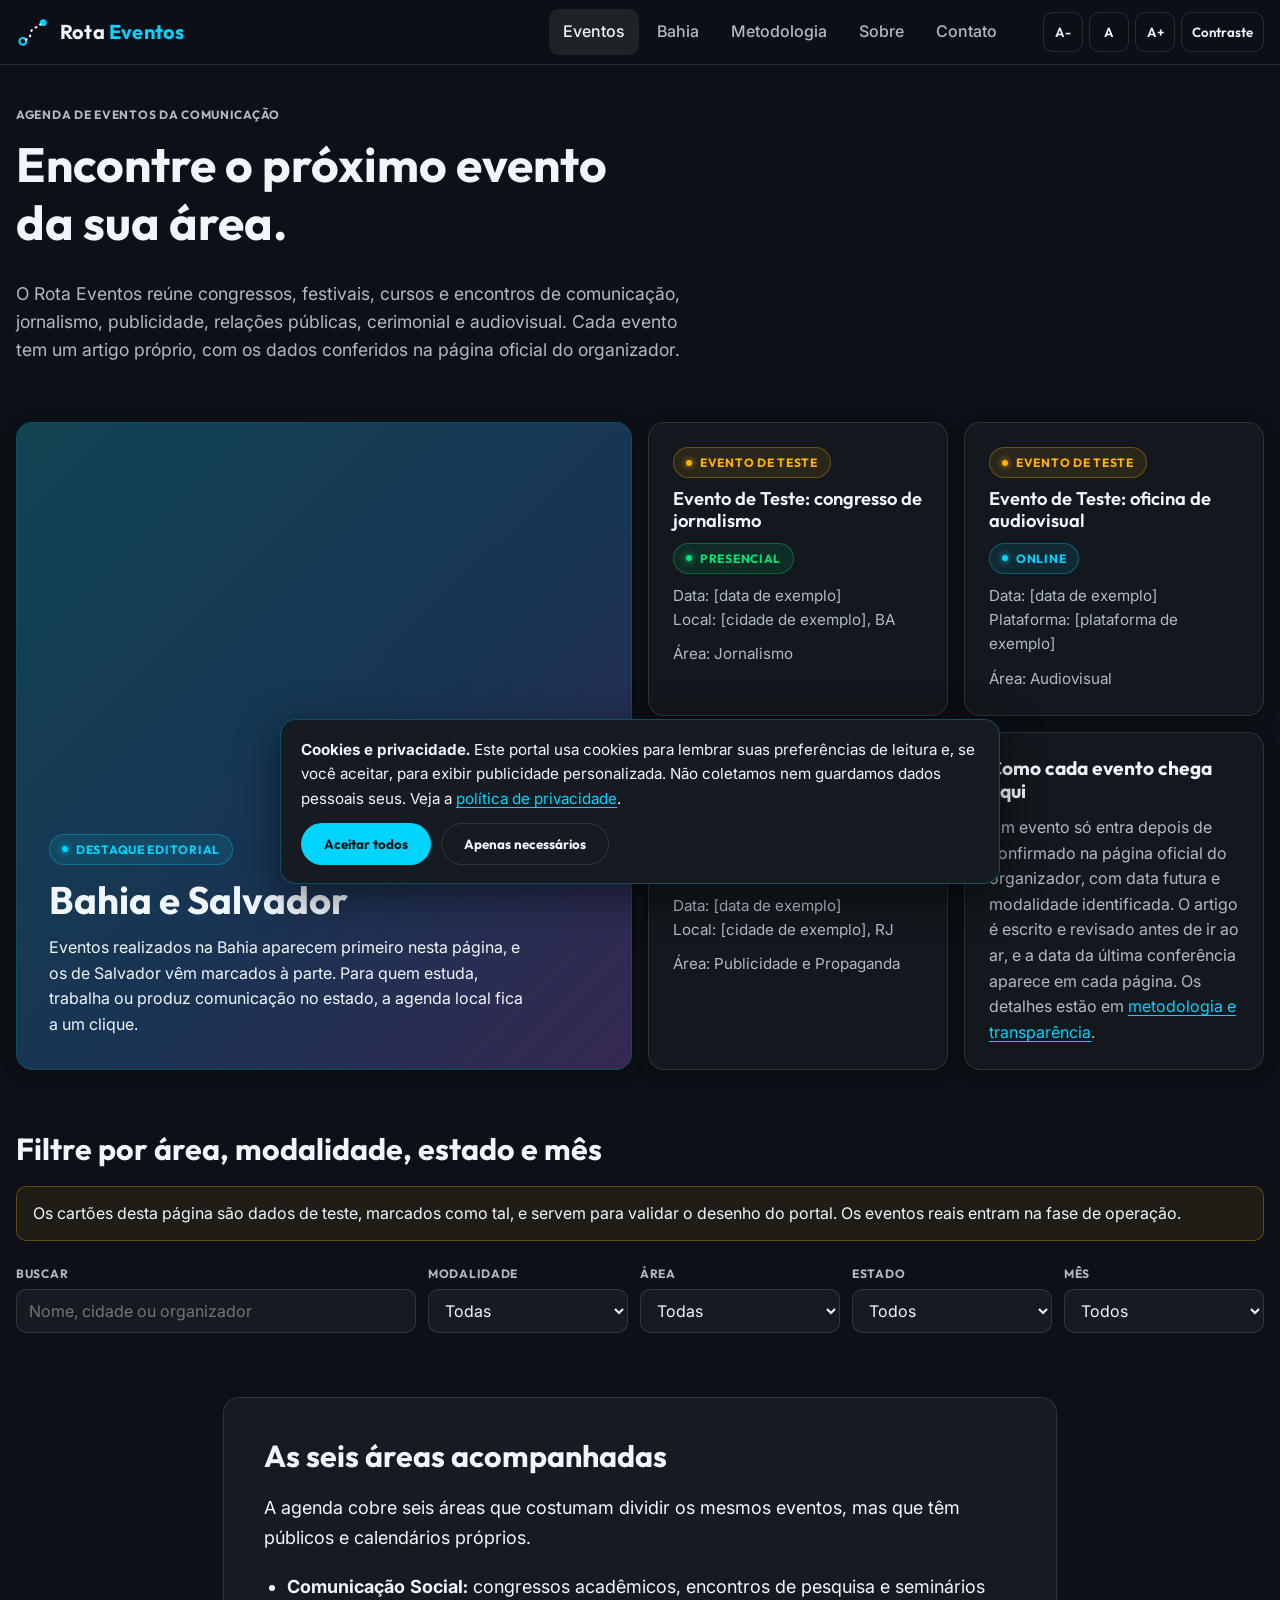
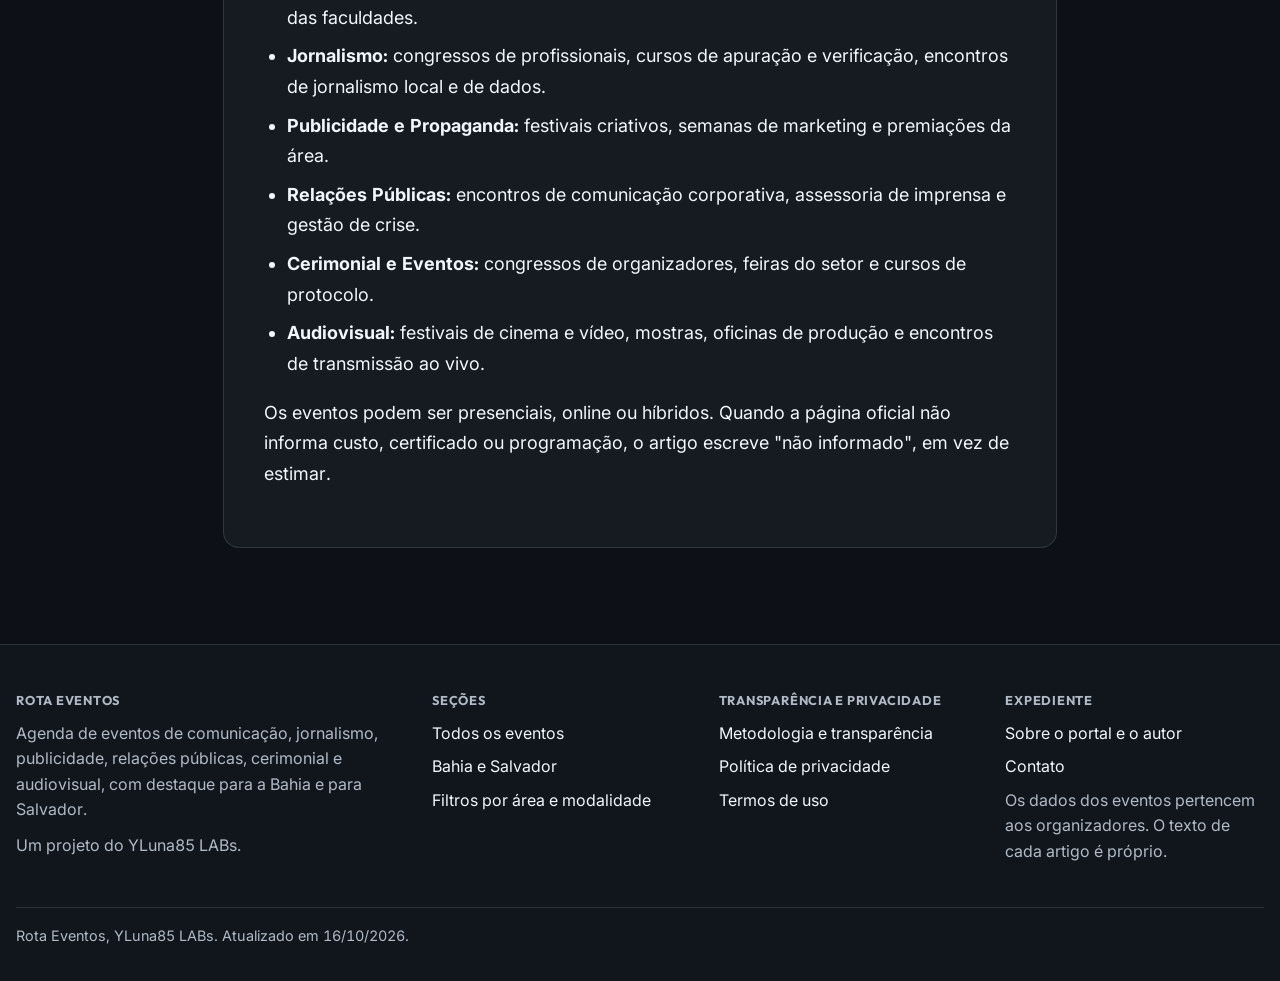
<file: index.html>
<!DOCTYPE html>
<html lang="pt-BR">
<head>
  <meta charset="UTF-8">
  <meta name="viewport" content="width=device-width, initial-scale=1.0">
  <title>Rota Eventos | Agenda de eventos de comunicação e jornalismo</title>
  <meta name="description" content="Agenda de congressos, festivais, cursos e encontros de comunicação, jornalismo, publicidade, cerimonial e audiovisual, com destaque para a Bahia.">
  <meta name="robots" content="index,follow">
  <link rel="canonical" href="https://yuriluna85.github.io/eventos/">

  <meta property="og:type" content="website">
  <meta property="og:site_name" content="Rota Eventos">
  <meta property="og:locale" content="pt_BR">
  <meta property="og:title" content="Rota Eventos | Agenda de eventos de comunicação e jornalismo">
  <meta property="og:description" content="Agenda de congressos, festivais, cursos e encontros de comunicação, jornalismo, publicidade, cerimonial e audiovisual, com destaque para a Bahia.">
  <meta property="og:url" content="https://yuriluna85.github.io/eventos/">
  <meta property="og:image" content="https://yuriluna85.github.io/eventos/favicon-yluna85-labs.png">
  <meta name="twitter:card" content="summary">
  <meta name="twitter:title" content="Rota Eventos | Agenda de eventos de comunicação e jornalismo">
  <meta name="twitter:description" content="Agenda de congressos, festivais, cursos e encontros de comunicação, jornalismo, publicidade, cerimonial e audiovisual, com destaque para a Bahia.">
  <meta name="twitter:image" content="https://yuriluna85.github.io/eventos/favicon-yluna85-labs.png">

  <!-- Favicon YLuna85 LABs -->
  <link rel="icon" type="image/x-icon" href="favicon-yluna85-labs.ico">
  <link rel="icon" type="image/png" sizes="32x32" href="favicon-yluna85-labs.png">
  <link rel="icon" type="image/png" sizes="16x16" href="favicon-yluna85-labs.png">
  <link rel="apple-touch-icon" href="favicon-yluna85-labs.png">

  <link rel="preconnect" href="https://fonts.googleapis.com">
  <link rel="preconnect" href="https://fonts.gstatic.com" crossorigin>
  <link rel="stylesheet" href="https://fonts.googleapis.com/css2?family=Inter:wght@400;500;600&amp;family=Outfit:wght@500;600;700&amp;display=swap">
  <link rel="stylesheet" href="style.css">

  <!-- Área reservada para o código do anúncio (ad-client e ad-slot), quando houver aprovação -->
  <script type="application/ld+json">
{
  "@context": "https://schema.org",
  "@type": "WebSite",
  "name": "Rota Eventos",
  "url": "https://yuriluna85.github.io/eventos/",
  "inLanguage": "pt-BR",
  "description": "Agenda de congressos, festivais, cursos e encontros de comunicação, jornalismo, publicidade, cerimonial e audiovisual, com destaque para a Bahia."
}
  </script>
</head>
<body>
  <a href="#conteudo-principal" class="skip-link">Pular para o conteúdo principal</a>

  <header class="site-header">
    <div class="container header-linha">
      <a class="marca" href="index.html" aria-label="Rota Eventos, página inicial">
        <svg viewBox="0 0 40 40" aria-hidden="true" focusable="false">
          <circle cx="8" cy="31" r="4" fill="none" stroke="#00D2FF" stroke-width="2.5"/>
          <circle cx="32" cy="9" r="4" fill="#00D2FF"/>
          <path d="M11.5 29C20 27 15 17 22 15C26 13.800 28 12 28.500 11" fill="none" stroke="#F0F6FC" stroke-width="2.500" stroke-linecap="round" stroke-dasharray="1 5.500"/>
        </svg>
        <span class="marca-nome">Rota <span>Eventos</span></span>
      </a>

      <nav class="menu-principal" aria-label="Navegação principal">
        <ul>
          <li><a href="index.html" aria-current="page">Eventos</a></li>
          <li><a href="index.html#bahia">Bahia</a></li>
          <li><a href="metodologia.html">Metodologia</a></li>
          <li><a href="sobre.html">Sobre</a></li>
          <li><a href="contato.html">Contato</a></li>
        </ul>
      </nav>

      <div class="ferramentas-a11y" role="group" aria-label="Ferramentas de acessibilidade">
        <button type="button" class="btn-ferramenta" id="btn-fonte-menos" aria-label="Diminuir o tamanho da fonte">A-</button>
        <button type="button" class="btn-ferramenta" id="btn-fonte-normal" aria-label="Tamanho normal da fonte">A</button>
        <button type="button" class="btn-ferramenta" id="btn-fonte-mais" aria-label="Aumentar o tamanho da fonte">A+</button>
        <button type="button" class="btn-ferramenta" id="btn-contraste" aria-pressed="false" aria-label="Alternar alto contraste"><span class="txt-contraste">Contraste</span><svg class="ico-contraste" viewBox="0 0 24 24" aria-hidden="true" focusable="false"><circle cx="12" cy="12" r="8.500" fill="none" stroke="currentColor" stroke-width="2"/><path d="M12 3.500a8.500 8.500 0 0 1 0 17z" fill="currentColor"/></svg></button>
        <button type="button" class="btn-ferramenta btn-menu" id="btn-menu" aria-expanded="false" aria-controls="gaveta-menu" aria-label="Abrir o menu">
          <svg viewBox="0 0 24 24" aria-hidden="true" focusable="false"><path d="M4 7h16M4 12h16M4 17h16" fill="none" stroke="currentColor" stroke-width="2" stroke-linecap="round"/></svg>
        </button>
      </div>
    </div>
    <div class="gaveta" id="gaveta-menu">
      <div class="container">
        <ul>
          <li><a href="index.html">Eventos</a></li>
          <li><a href="index.html#bahia">Bahia</a></li>
          <li><a href="metodologia.html">Metodologia</a></li>
          <li><a href="sobre.html">Sobre</a></li>
          <li><a href="contato.html">Contato</a></li>
        </ul>
      </div>
    </div>
  </header>

  <main id="conteudo-principal">
    <section class="hero">
      <div class="container">
        <p class="rotulo">Agenda de eventos da comunicação</p>
        <h1>Encontre o próximo evento da sua área.</h1>
        <p class="hero-texto">O Rota Eventos reúne congressos, festivais, cursos e encontros de comunicação, jornalismo, publicidade, relações públicas, cerimonial e audiovisual. Cada evento tem um artigo próprio, com os dados conferidos na página oficial do organizador.</p>
      </div>
    </section>

    <section class="container" aria-label="Destaques">
      <div class="bento">
        <article class="card card-bahia" id="bahia">
          <span class="pilula">Destaque editorial</span>
          <h2>Bahia e Salvador</h2>
          <p>Eventos realizados na Bahia aparecem primeiro nesta página, e os de Salvador vêm marcados à parte. Para quem estuda, trabalha ou produz comunicação no estado, a agenda local fica a um clique.</p>
        </article>

        <article class="card card-evento" data-modalidade="presencial" data-area="jornalismo" data-uf="BA" data-mes="2026-11">
          <div><span class="pilula pilula-teste">Evento de teste</span></div>
          <h3>Evento de Teste: congresso de jornalismo</h3>
          <p class="meta"><span class="pilula pilula-presencial">Presencial</span></p>
          <p class="meta">Data: [data de exemplo]<br>Local: [cidade de exemplo], BA</p>
          <p class="meta">Área: Jornalismo</p>
        </article>

        <article class="card card-evento" data-modalidade="online" data-area="audiovisual" data-uf="SP" data-mes="2026-11">
          <div><span class="pilula pilula-teste">Evento de teste</span></div>
          <h3>Evento de Teste: oficina de audiovisual</h3>
          <p class="meta"><span class="pilula pilula-online">Online</span></p>
          <p class="meta">Data: [data de exemplo]<br>Plataforma: [plataforma de exemplo]</p>
          <p class="meta">Área: Audiovisual</p>
        </article>

        <article class="card card-evento" data-modalidade="hibrido" data-area="publicidade-propaganda" data-uf="RJ" data-mes="2026-12">
          <div><span class="pilula pilula-teste">Evento de teste</span></div>
          <h3>Evento de Teste: festival de publicidade</h3>
          <p class="meta"><span class="pilula pilula-hibrido">Híbrido</span></p>
          <p class="meta">Data: [data de exemplo]<br>Local: [cidade de exemplo], RJ</p>
          <p class="meta">Área: Publicidade e Propaganda</p>
        </article>

        <article class="card bento-lateral card-lateral-larga">
          <h2>Como cada evento chega aqui</h2>
          <p>Um evento só entra depois de confirmado na página oficial do organizador, com data futura e modalidade identificada. O artigo é escrito e revisado antes de ir ao ar, e a data da última conferência aparece em cada página. Os detalhes estão em <a href="metodologia.html">metodologia e transparência</a>.</p>
        </article>
      </div>
    </section>

    <section class="container" id="filtros" aria-labelledby="titulo-filtros">
      <h2 id="titulo-filtros">Filtre por área, modalidade, estado e mês</h2>
      <p class="aviso">Os cartões desta página são dados de teste, marcados como tal, e servem para validar o desenho do portal. Os eventos reais entram na fase de operação.</p>
      <form class="filtros" role="search" aria-label="Filtros de eventos" onsubmit="return false">
        <div class="campo">
          <label class="rotulo" for="filtro-busca">Buscar</label>
          <input type="search" id="filtro-busca" placeholder="Nome, cidade ou organizador" autocomplete="off">
        </div>
        <div class="campo">
          <label class="rotulo" for="filtro-modalidade">Modalidade</label>
          <select id="filtro-modalidade">
            <option value="">Todas</option>
            <option value="presencial">Presencial</option>
            <option value="online">Online</option>
            <option value="hibrido">Híbrido</option>
          </select>
        </div>
        <div class="campo">
          <label class="rotulo" for="filtro-area">Área</label>
          <select id="filtro-area">
            <option value="">Todas</option>
            <option value="comunicacao-social">Comunicação Social</option>
            <option value="jornalismo">Jornalismo</option>
            <option value="publicidade-propaganda">Publicidade e Propaganda</option>
            <option value="relacoes-publicas">Relações Públicas</option>
            <option value="cerimonial-eventos">Cerimonial e Eventos</option>
            <option value="audiovisual">Audiovisual</option>
          </select>
        </div>
        <div class="campo">
          <label class="rotulo" for="filtro-uf">Estado</label>
          <select id="filtro-uf">
            <option value="">Todos</option>
            <option value="BA">Bahia</option>
            <option value="RJ">Rio de Janeiro</option>
            <option value="SP">São Paulo</option>
          </select>
        </div>
        <div class="campo">
          <label class="rotulo" for="filtro-mes">Mês</label>
          <select id="filtro-mes">
            <option value="">Todos</option>
            <option value="2026-11">Novembro de 2026</option>
            <option value="2026-12">Dezembro de 2026</option>
          </select>
        </div>
      </form>
      <p class="sem-resultado" id="sem-resultado" hidden>Nenhum evento corresponde a esses filtros. Limpe a busca ou escolha outra combinação.</p>
    </section>

    <section class="container pagina" aria-labelledby="titulo-areas">
      <div class="leitura">
        <h2 id="titulo-areas" style="margin-top:0">As seis áreas acompanhadas</h2>
        <p>A agenda cobre seis áreas que costumam dividir os mesmos eventos, mas que têm públicos e calendários próprios.</p>
        <ul>
          <li><strong>Comunicação Social:</strong> congressos acadêmicos, encontros de pesquisa e seminários das faculdades.</li>
          <li><strong>Jornalismo:</strong> congressos de profissionais, cursos de apuração e verificação, encontros de jornalismo local e de dados.</li>
          <li><strong>Publicidade e Propaganda:</strong> festivais criativos, semanas de marketing e premiações da área.</li>
          <li><strong>Relações Públicas:</strong> encontros de comunicação corporativa, assessoria de imprensa e gestão de crise.</li>
          <li><strong>Cerimonial e Eventos:</strong> congressos de organizadores, feiras do setor e cursos de protocolo.</li>
          <li><strong>Audiovisual:</strong> festivais de cinema e vídeo, mostras, oficinas de produção e encontros de transmissão ao vivo.</li>
        </ul>
        <p>Os eventos podem ser presenciais, online ou híbridos. Quando a página oficial não informa custo, certificado ou programação, o artigo escreve "não informado", em vez de estimar.</p>
      </div>
    </section>
  </main>

  <footer class="site-footer">
    <div class="container">
      <div class="rodape-grade">
        <div>
          <h2>Rota Eventos</h2>
          <p>Agenda de eventos de comunicação, jornalismo, publicidade, relações públicas, cerimonial e audiovisual, com destaque para a Bahia e para Salvador.</p>
          <p>Um projeto do YLuna85 LABs.</p>
        </div>
        <div>
          <h2>Seções</h2>
          <ul>
            <li><a href="index.html">Todos os eventos</a></li>
            <li><a href="index.html#bahia">Bahia e Salvador</a></li>
            <li><a href="index.html#filtros">Filtros por área e modalidade</a></li>
          </ul>
        </div>
        <div>
          <h2>Transparência e privacidade</h2>
          <ul>
            <li><a href="metodologia.html">Metodologia e transparência</a></li>
            <li><a href="privacidade.html">Política de privacidade</a></li>
            <li><a href="termos.html">Termos de uso</a></li>
          </ul>
        </div>
        <div>
          <h2>Expediente</h2>
          <ul>
            <li><a href="sobre.html">Sobre o portal e o autor</a></li>
            <li><a href="contato.html">Contato</a></li>
          </ul>
          <p>Os dados dos eventos pertencem aos organizadores. O texto de cada artigo é próprio.</p>
        </div>
      </div>
      <div class="rodape-base">
        <p>Rota Eventos, YLuna85 LABs. Atualizado em 16/10/2026.</p>
      </div>
    </div>
  </footer>

  <div class="cookie-banner" id="cookie-banner" role="dialog" aria-labelledby="cookie-titulo" hidden>
    <p id="cookie-titulo"><strong>Cookies e privacidade.</strong> Este portal usa cookies para lembrar suas preferências de leitura e, se você aceitar, para exibir publicidade personalizada. Não coletamos nem guardamos dados pessoais seus. Veja a <a href="privacidade.html">política de privacidade</a>.</p>
    <div class="cookie-acoes">
      <button type="button" class="btn" id="cookie-aceitar">Aceitar todos</button>
      <button type="button" class="btn btn-secundario" id="cookie-necessarios">Apenas necessários</button>
    </div>
  </div>

  <script src="site.js"></script>
</body>
</html>
</file>
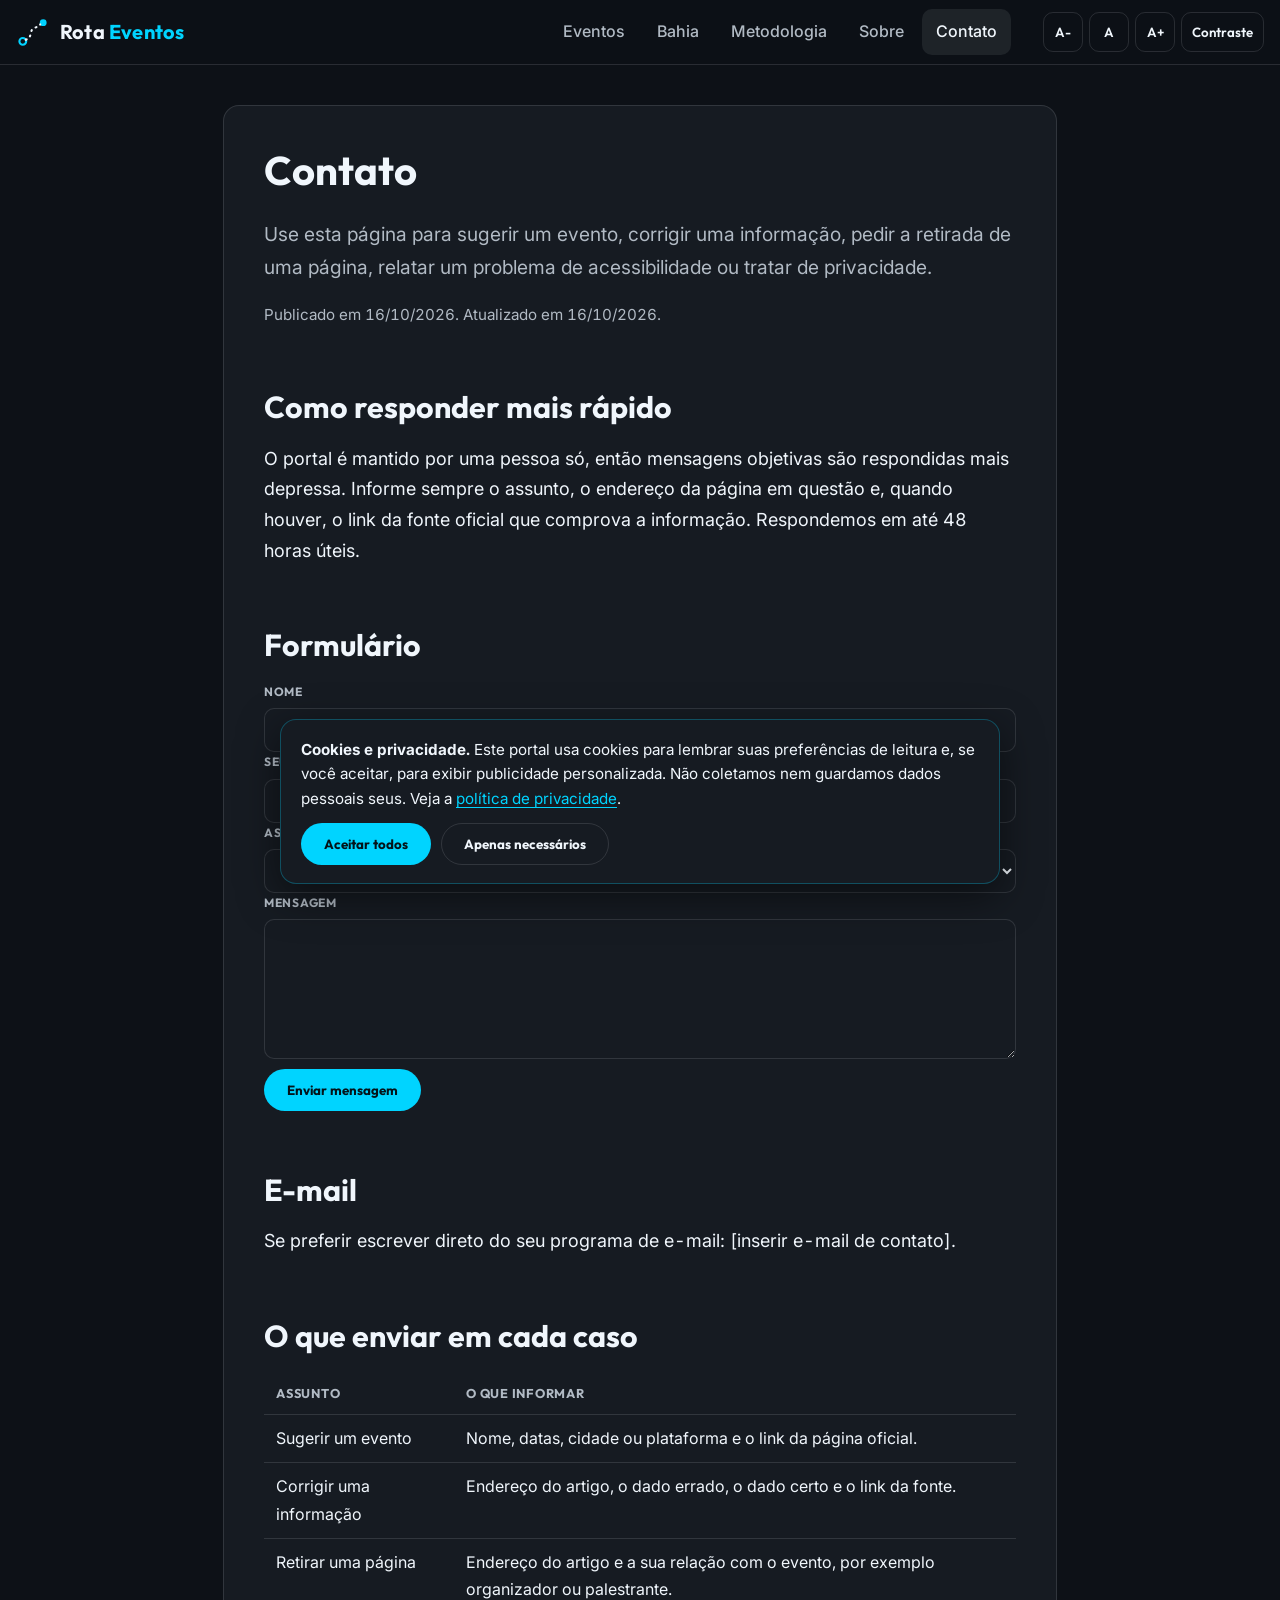
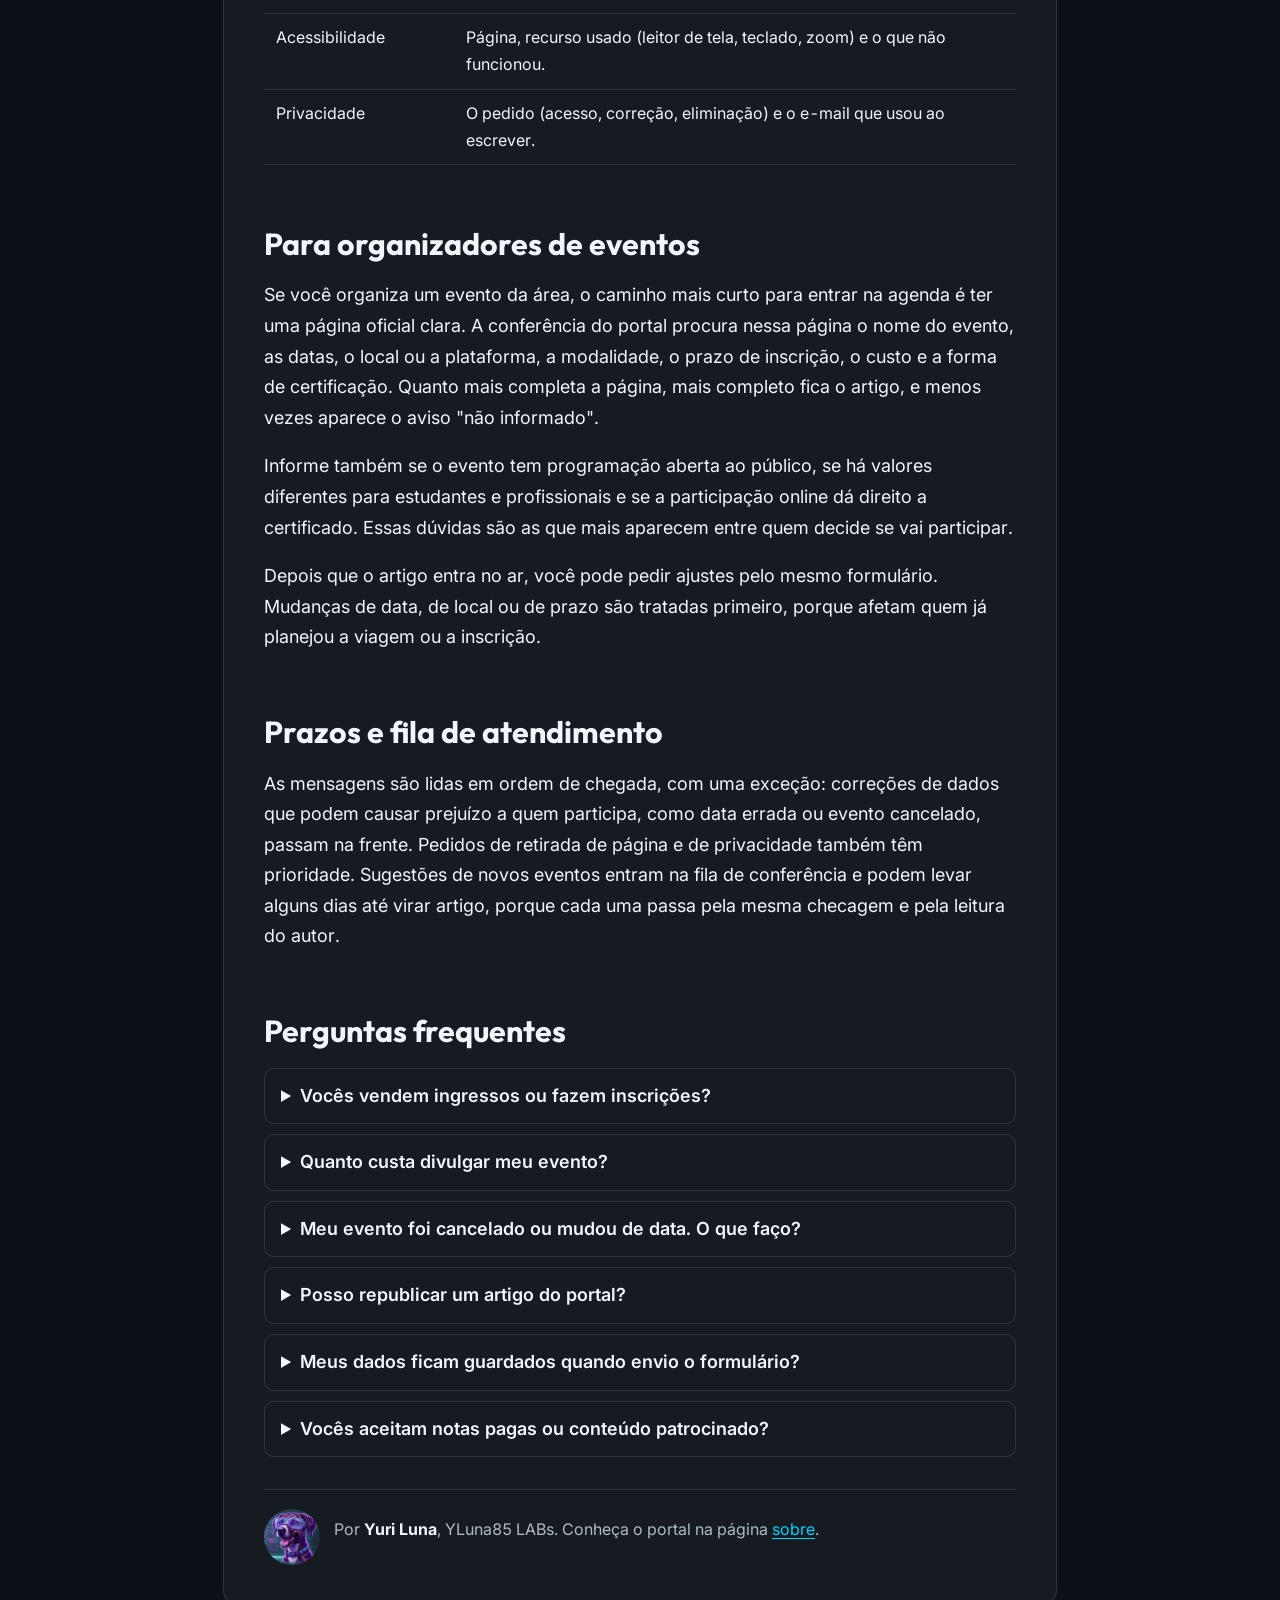
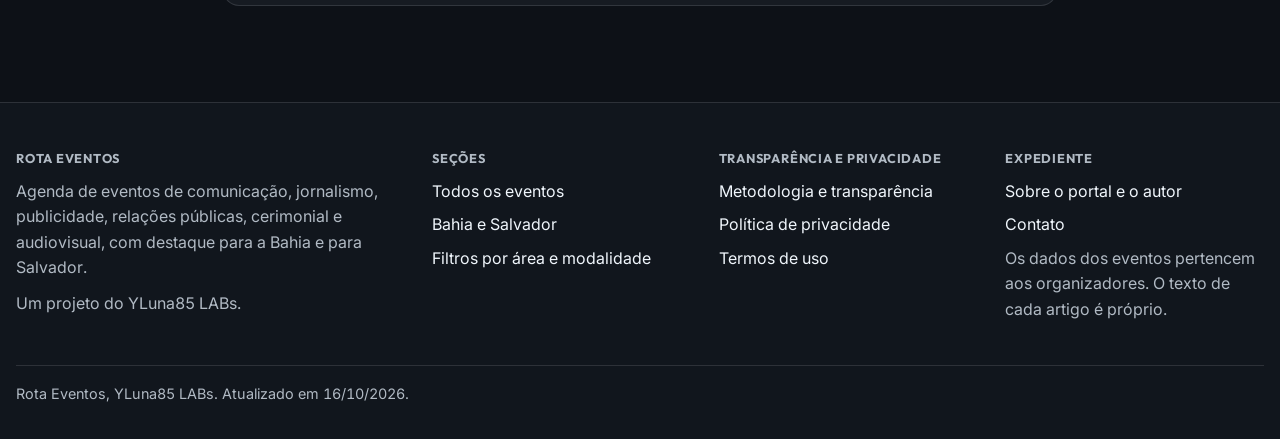
<file: contato.html>
<!DOCTYPE html>
<html lang="pt-BR">
<head>
  <meta charset="UTF-8">
  <meta name="viewport" content="width=device-width, initial-scale=1.0">
  <title>Contato com o Rota Eventos</title>
  <meta name="description" content="Fale com o Rota Eventos para sugerir um evento, corrigir uma informação, pedir a retirada de uma página ou tratar de privacidade. Resposta em 48 h úteis.">
  <meta name="robots" content="index,follow">
  <link rel="canonical" href="https://yuriluna85.github.io/eventos/contato.html">

  <meta property="og:type" content="website">
  <meta property="og:site_name" content="Rota Eventos">
  <meta property="og:locale" content="pt_BR">
  <meta property="og:title" content="Contato com o Rota Eventos">
  <meta property="og:description" content="Fale com o Rota Eventos para sugerir um evento, corrigir uma informação, pedir a retirada de uma página ou tratar de privacidade. Resposta em 48 h úteis.">
  <meta property="og:url" content="https://yuriluna85.github.io/eventos/contato.html">
  <meta property="og:image" content="https://yuriluna85.github.io/eventos/favicon-yluna85-labs.png">
  <meta name="twitter:card" content="summary">
  <meta name="twitter:title" content="Contato com o Rota Eventos">
  <meta name="twitter:description" content="Fale com o Rota Eventos para sugerir um evento, corrigir uma informação, pedir a retirada de uma página ou tratar de privacidade. Resposta em 48 h úteis.">
  <meta name="twitter:image" content="https://yuriluna85.github.io/eventos/favicon-yluna85-labs.png">

  <!-- Favicon YLuna85 LABs -->
  <link rel="icon" type="image/x-icon" href="favicon-yluna85-labs.ico">
  <link rel="icon" type="image/png" sizes="32x32" href="favicon-yluna85-labs.png">
  <link rel="icon" type="image/png" sizes="16x16" href="favicon-yluna85-labs.png">
  <link rel="apple-touch-icon" href="favicon-yluna85-labs.png">

  <link rel="preconnect" href="https://fonts.googleapis.com">
  <link rel="preconnect" href="https://fonts.gstatic.com" crossorigin>
  <link rel="stylesheet" href="https://fonts.googleapis.com/css2?family=Inter:wght@400;500;600&amp;family=Outfit:wght@500;600;700&amp;display=swap">
  <link rel="stylesheet" href="style.css">

  <!-- Área reservada para o código do anúncio (ad-client e ad-slot), quando houver aprovação -->
  <script type="application/ld+json">
{
  "@context": "https://schema.org",
  "@type": "WebPage",
  "name": "Contato com o Rota Eventos",
  "url": "https://yuriluna85.github.io/eventos/contato.html",
  "inLanguage": "pt-BR",
  "description": "Fale com o Rota Eventos para sugerir um evento, corrigir uma informação, pedir a retirada de uma página ou tratar de privacidade. Resposta em 48 h úteis.",
  "dateModified": "2026-10-16",
  "isPartOf": {
    "@type": "WebSite",
    "name": "Rota Eventos",
    "url": "https://yuriluna85.github.io/eventos/"
  },
  "author": {
    "@type": "Person",
    "name": "Yuri Luna"
  }
}
  </script>
</head>
<body>
  <a href="#conteudo-principal" class="skip-link">Pular para o conteúdo principal</a>

  <header class="site-header">
    <div class="container header-linha">
      <a class="marca" href="index.html" aria-label="Rota Eventos, página inicial">
        <svg viewBox="0 0 40 40" aria-hidden="true" focusable="false">
          <circle cx="8" cy="31" r="4" fill="none" stroke="#00D2FF" stroke-width="2.5"/>
          <circle cx="32" cy="9" r="4" fill="#00D2FF"/>
          <path d="M11.5 29C20 27 15 17 22 15C26 13.800 28 12 28.500 11" fill="none" stroke="#F0F6FC" stroke-width="2.500" stroke-linecap="round" stroke-dasharray="1 5.500"/>
        </svg>
        <span class="marca-nome">Rota <span>Eventos</span></span>
      </a>

      <nav class="menu-principal" aria-label="Navegação principal">
        <ul>
          <li><a href="index.html">Eventos</a></li>
          <li><a href="index.html#bahia">Bahia</a></li>
          <li><a href="metodologia.html">Metodologia</a></li>
          <li><a href="sobre.html">Sobre</a></li>
          <li><a href="contato.html" aria-current="page">Contato</a></li>
        </ul>
      </nav>

      <div class="ferramentas-a11y" role="group" aria-label="Ferramentas de acessibilidade">
        <button type="button" class="btn-ferramenta" id="btn-fonte-menos" aria-label="Diminuir o tamanho da fonte">A-</button>
        <button type="button" class="btn-ferramenta" id="btn-fonte-normal" aria-label="Tamanho normal da fonte">A</button>
        <button type="button" class="btn-ferramenta" id="btn-fonte-mais" aria-label="Aumentar o tamanho da fonte">A+</button>
        <button type="button" class="btn-ferramenta" id="btn-contraste" aria-pressed="false" aria-label="Alternar alto contraste"><span class="txt-contraste">Contraste</span><svg class="ico-contraste" viewBox="0 0 24 24" aria-hidden="true" focusable="false"><circle cx="12" cy="12" r="8.500" fill="none" stroke="currentColor" stroke-width="2"/><path d="M12 3.500a8.500 8.500 0 0 1 0 17z" fill="currentColor"/></svg></button>
        <button type="button" class="btn-ferramenta btn-menu" id="btn-menu" aria-expanded="false" aria-controls="gaveta-menu" aria-label="Abrir o menu">
          <svg viewBox="0 0 24 24" aria-hidden="true" focusable="false"><path d="M4 7h16M4 12h16M4 17h16" fill="none" stroke="currentColor" stroke-width="2" stroke-linecap="round"/></svg>
        </button>
      </div>
    </div>
    <div class="gaveta" id="gaveta-menu">
      <div class="container">
        <ul>
          <li><a href="index.html">Eventos</a></li>
          <li><a href="index.html#bahia">Bahia</a></li>
          <li><a href="metodologia.html">Metodologia</a></li>
          <li><a href="sobre.html">Sobre</a></li>
          <li><a href="contato.html">Contato</a></li>
        </ul>
      </div>
    </div>
  </header>

  <main id="conteudo-principal">
    <div class="container pagina">
      <article class="leitura">
        <h1>Contato</h1>
        <p class="resumo">Use esta página para sugerir um evento, corrigir uma informação, pedir a retirada de uma página, relatar um problema de acessibilidade ou tratar de privacidade.</p>
        <p class="datas">Publicado em 16/10/2026. Atualizado em 16/10/2026.</p>

        <h2>Como responder mais rápido</h2>
        <p>O portal é mantido por uma pessoa só, então mensagens objetivas são respondidas mais depressa. Informe sempre o assunto, o endereço da página em questão e, quando houver, o link da fonte oficial que comprova a informação. Respondemos em até 48 horas úteis.</p>

        <h2>Formulário</h2>
        <form id="form-contato" novalidate>
          <div class="campo">
            <label class="rotulo" for="c-nome">Nome</label>
            <input type="text" id="c-nome" name="nome" autocomplete="name" required>
          </div>
          <div class="campo">
            <label class="rotulo" for="c-email">Seu e-mail</label>
            <input type="email" id="c-email" name="email" autocomplete="email" required>
          </div>
          <div class="campo">
            <label class="rotulo" for="c-assunto">Assunto</label>
            <select id="c-assunto" name="assunto" required>
              <option value="Sugestão de evento">Sugerir um evento</option>
              <option value="Correção de informação">Corrigir uma informação</option>
              <option value="Retirada de página">Pedir a retirada de uma página</option>
              <option value="Acessibilidade">Relatar problema de acessibilidade</option>
              <option value="Privacidade">Privacidade e dados pessoais</option>
              <option value="Outro assunto">Outro assunto</option>
            </select>
          </div>
          <div class="campo">
            <label class="rotulo" for="c-mensagem">Mensagem</label>
            <textarea id="c-mensagem" name="mensagem" required></textarea>
          </div>
          <p><button type="submit" class="btn">Enviar mensagem</button></p>
          <div class="retorno-form" id="retorno-contato" role="status" aria-live="polite" hidden></div>
        </form>

        <h2>E-mail</h2>
        <p>Se preferir escrever direto do seu programa de e-mail: [inserir e-mail de contato].</p>

        <h2>O que enviar em cada caso</h2>
        <table>
          <thead>
            <tr><th>Assunto</th><th>O que informar</th></tr>
          </thead>
          <tbody>
            <tr><td>Sugerir um evento</td><td>Nome, datas, cidade ou plataforma e o link da página oficial.</td></tr>
            <tr><td>Corrigir uma informação</td><td>Endereço do artigo, o dado errado, o dado certo e o link da fonte.</td></tr>
            <tr><td>Retirar uma página</td><td>Endereço do artigo e a sua relação com o evento, por exemplo organizador ou palestrante.</td></tr>
            <tr><td>Acessibilidade</td><td>Página, recurso usado (leitor de tela, teclado, zoom) e o que não funcionou.</td></tr>
            <tr><td>Privacidade</td><td>O pedido (acesso, correção, eliminação) e o e-mail que usou ao escrever.</td></tr>
          </tbody>
        </table>

        <h2>Para organizadores de eventos</h2>
        <p>Se você organiza um evento da área, o caminho mais curto para entrar na agenda é ter uma página oficial clara. A conferência do portal procura nessa página o nome do evento, as datas, o local ou a plataforma, a modalidade, o prazo de inscrição, o custo e a forma de certificação. Quanto mais completa a página, mais completo fica o artigo, e menos vezes aparece o aviso "não informado".</p>
        <p>Informe também se o evento tem programação aberta ao público, se há valores diferentes para estudantes e profissionais e se a participação online dá direito a certificado. Essas dúvidas são as que mais aparecem entre quem decide se vai participar.</p>
        <p>Depois que o artigo entra no ar, você pode pedir ajustes pelo mesmo formulário. Mudanças de data, de local ou de prazo são tratadas primeiro, porque afetam quem já planejou a viagem ou a inscrição.</p>

        <h2>Prazos e fila de atendimento</h2>
        <p>As mensagens são lidas em ordem de chegada, com uma exceção: correções de dados que podem causar prejuízo a quem participa, como data errada ou evento cancelado, passam na frente. Pedidos de retirada de página e de privacidade também têm prioridade. Sugestões de novos eventos entram na fila de conferência e podem levar alguns dias até virar artigo, porque cada uma passa pela mesma checagem e pela leitura do autor.</p>

        <h2>Perguntas frequentes</h2>
        <details>
          <summary>Vocês vendem ingressos ou fazem inscrições?</summary>
          <p>Não. O portal apenas informa e indica a página oficial. Inscrição, pagamento e certificado são tratados com o organizador.</p>
        </details>
        <details>
          <summary>Quanto custa divulgar meu evento?</summary>
          <p>Nada. Incluir um evento na agenda não é pago. O evento só precisa ter página oficial, data futura e modalidade definida para passar pela conferência.</p>
        </details>
        <details>
          <summary>Meu evento foi cancelado ou mudou de data. O que faço?</summary>
          <p>Escreva com o assunto "Correção de informação", o endereço do artigo e o link do comunicado oficial. A correção tem prioridade sobre a publicação de novos textos.</p>
        </details>
        <details>
          <summary>Posso republicar um artigo do portal?</summary>
          <p>Trechos curtos com indicação da fonte e link são permitidos. Para republicar um texto inteiro, peça autorização por esta página. As regras estão nos <a href="termos.html">termos de uso</a>.</p>
        </details>
        <details>
          <summary>Meus dados ficam guardados quando envio o formulário?</summary>
          <p>O formulário abre o seu programa de e-mail com a mensagem pronta, e o portal não guarda o que você digita. Depois que você envia, o e-mail chega à caixa do autor e é usado só para responder. Os detalhes estão na <a href="privacidade.html">política de privacidade</a>.</p>
        </details>
        <details>
          <summary>Vocês aceitam notas pagas ou conteúdo patrocinado?</summary>
          <p>Hoje não. Se isso mudar, o portal avisará nas páginas afetadas, deixando claro o que é publicidade.</p>
        </details>

        <div class="autoria">
          <img src="avatar-bolinho-de-chuva.png" alt="Avatar do Bolinho de Chuva, mascote do YLuna85 LABs" width="56" height="56">
          <p>Por <strong>Yuri Luna</strong>, YLuna85 LABs. Conheça o portal na página <a href="sobre.html">sobre</a>.</p>
        </div>
      </article>
    </div>
  </main>

  <footer class="site-footer">
    <div class="container">
      <div class="rodape-grade">
        <div>
          <h2>Rota Eventos</h2>
          <p>Agenda de eventos de comunicação, jornalismo, publicidade, relações públicas, cerimonial e audiovisual, com destaque para a Bahia e para Salvador.</p>
          <p>Um projeto do YLuna85 LABs.</p>
        </div>
        <div>
          <h2>Seções</h2>
          <ul>
            <li><a href="index.html">Todos os eventos</a></li>
            <li><a href="index.html#bahia">Bahia e Salvador</a></li>
            <li><a href="index.html#filtros">Filtros por área e modalidade</a></li>
          </ul>
        </div>
        <div>
          <h2>Transparência e privacidade</h2>
          <ul>
            <li><a href="metodologia.html">Metodologia e transparência</a></li>
            <li><a href="privacidade.html">Política de privacidade</a></li>
            <li><a href="termos.html">Termos de uso</a></li>
          </ul>
        </div>
        <div>
          <h2>Expediente</h2>
          <ul>
            <li><a href="sobre.html">Sobre o portal e o autor</a></li>
            <li><a href="contato.html">Contato</a></li>
          </ul>
          <p>Os dados dos eventos pertencem aos organizadores. O texto de cada artigo é próprio.</p>
        </div>
      </div>
      <div class="rodape-base">
        <p>Rota Eventos, YLuna85 LABs. Atualizado em 16/10/2026.</p>
      </div>
    </div>
  </footer>

  <div class="cookie-banner" id="cookie-banner" role="dialog" aria-labelledby="cookie-titulo" hidden>
    <p id="cookie-titulo"><strong>Cookies e privacidade.</strong> Este portal usa cookies para lembrar suas preferências de leitura e, se você aceitar, para exibir publicidade personalizada. Não coletamos nem guardamos dados pessoais seus. Veja a <a href="privacidade.html">política de privacidade</a>.</p>
    <div class="cookie-acoes">
      <button type="button" class="btn" id="cookie-aceitar">Aceitar todos</button>
      <button type="button" class="btn btn-secundario" id="cookie-necessarios">Apenas necessários</button>
    </div>
  </div>

  <script src="site.js"></script>
</body>
</html>
</file>
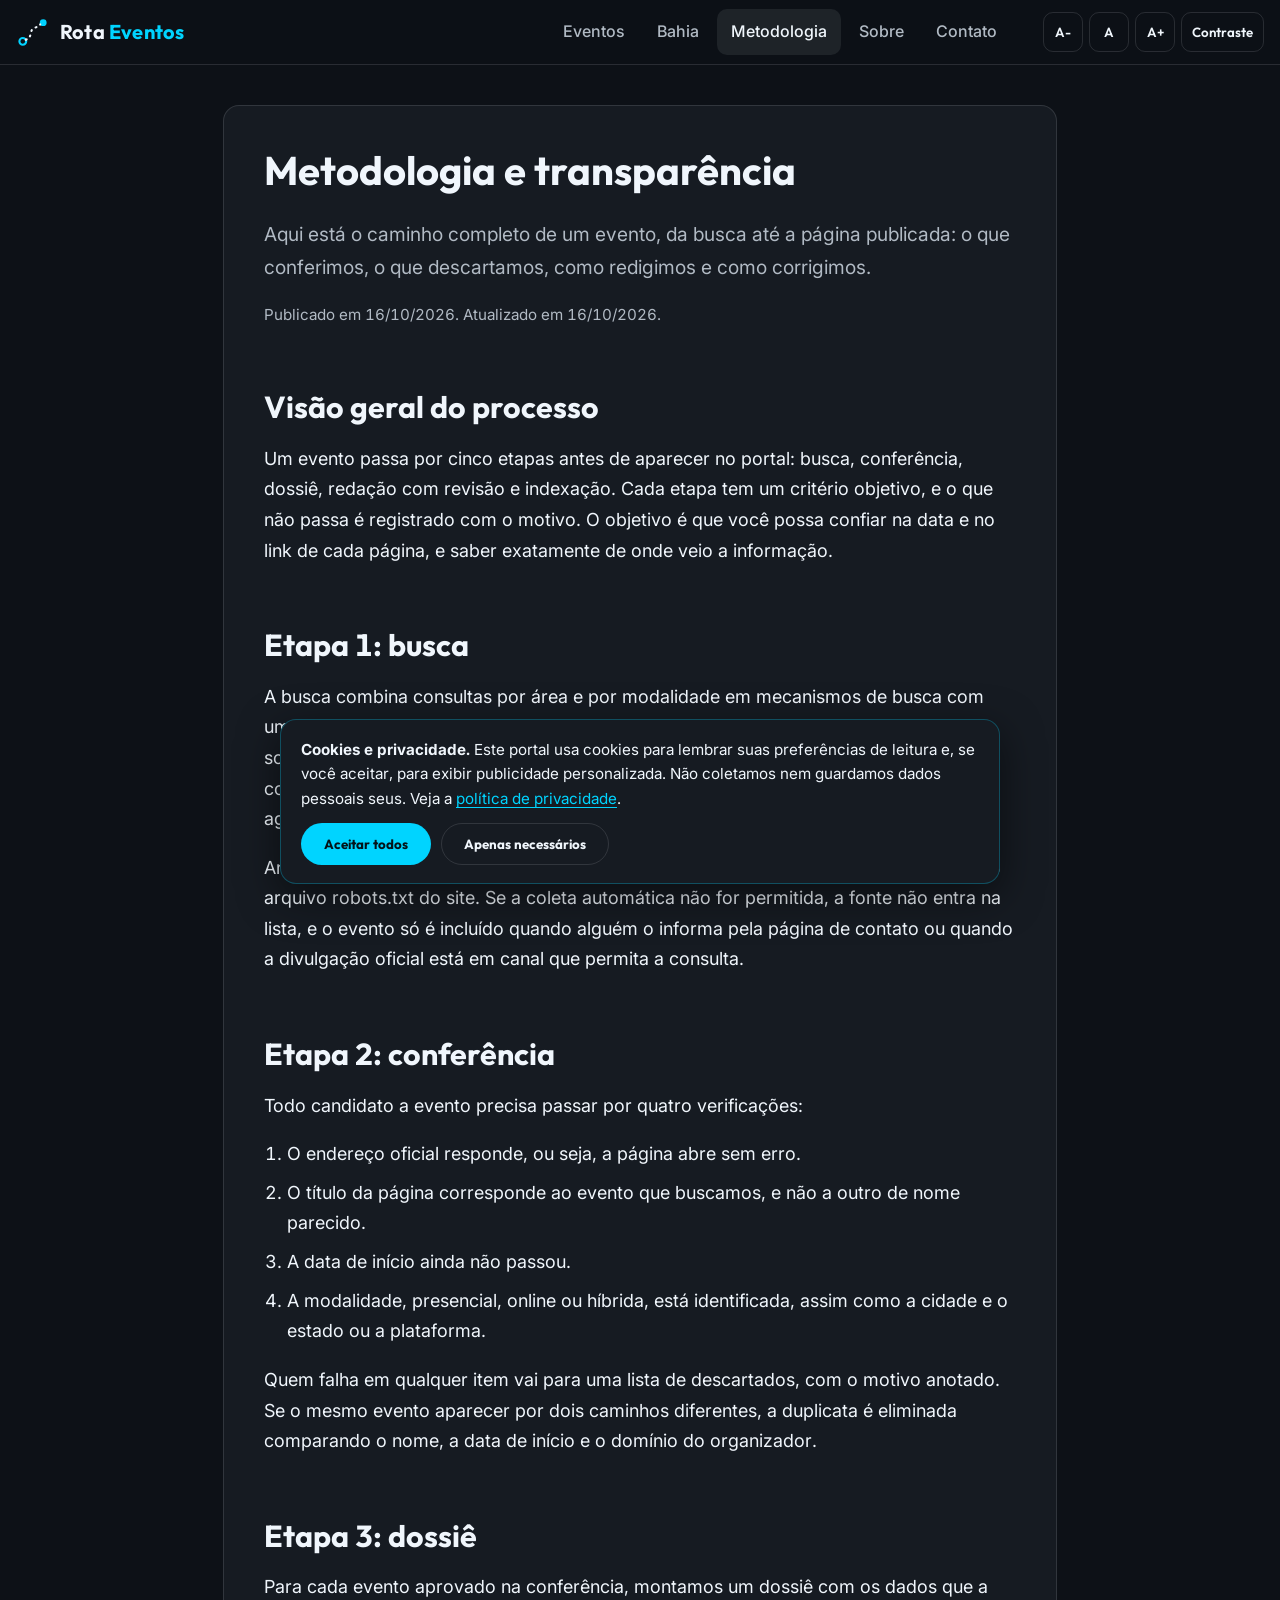
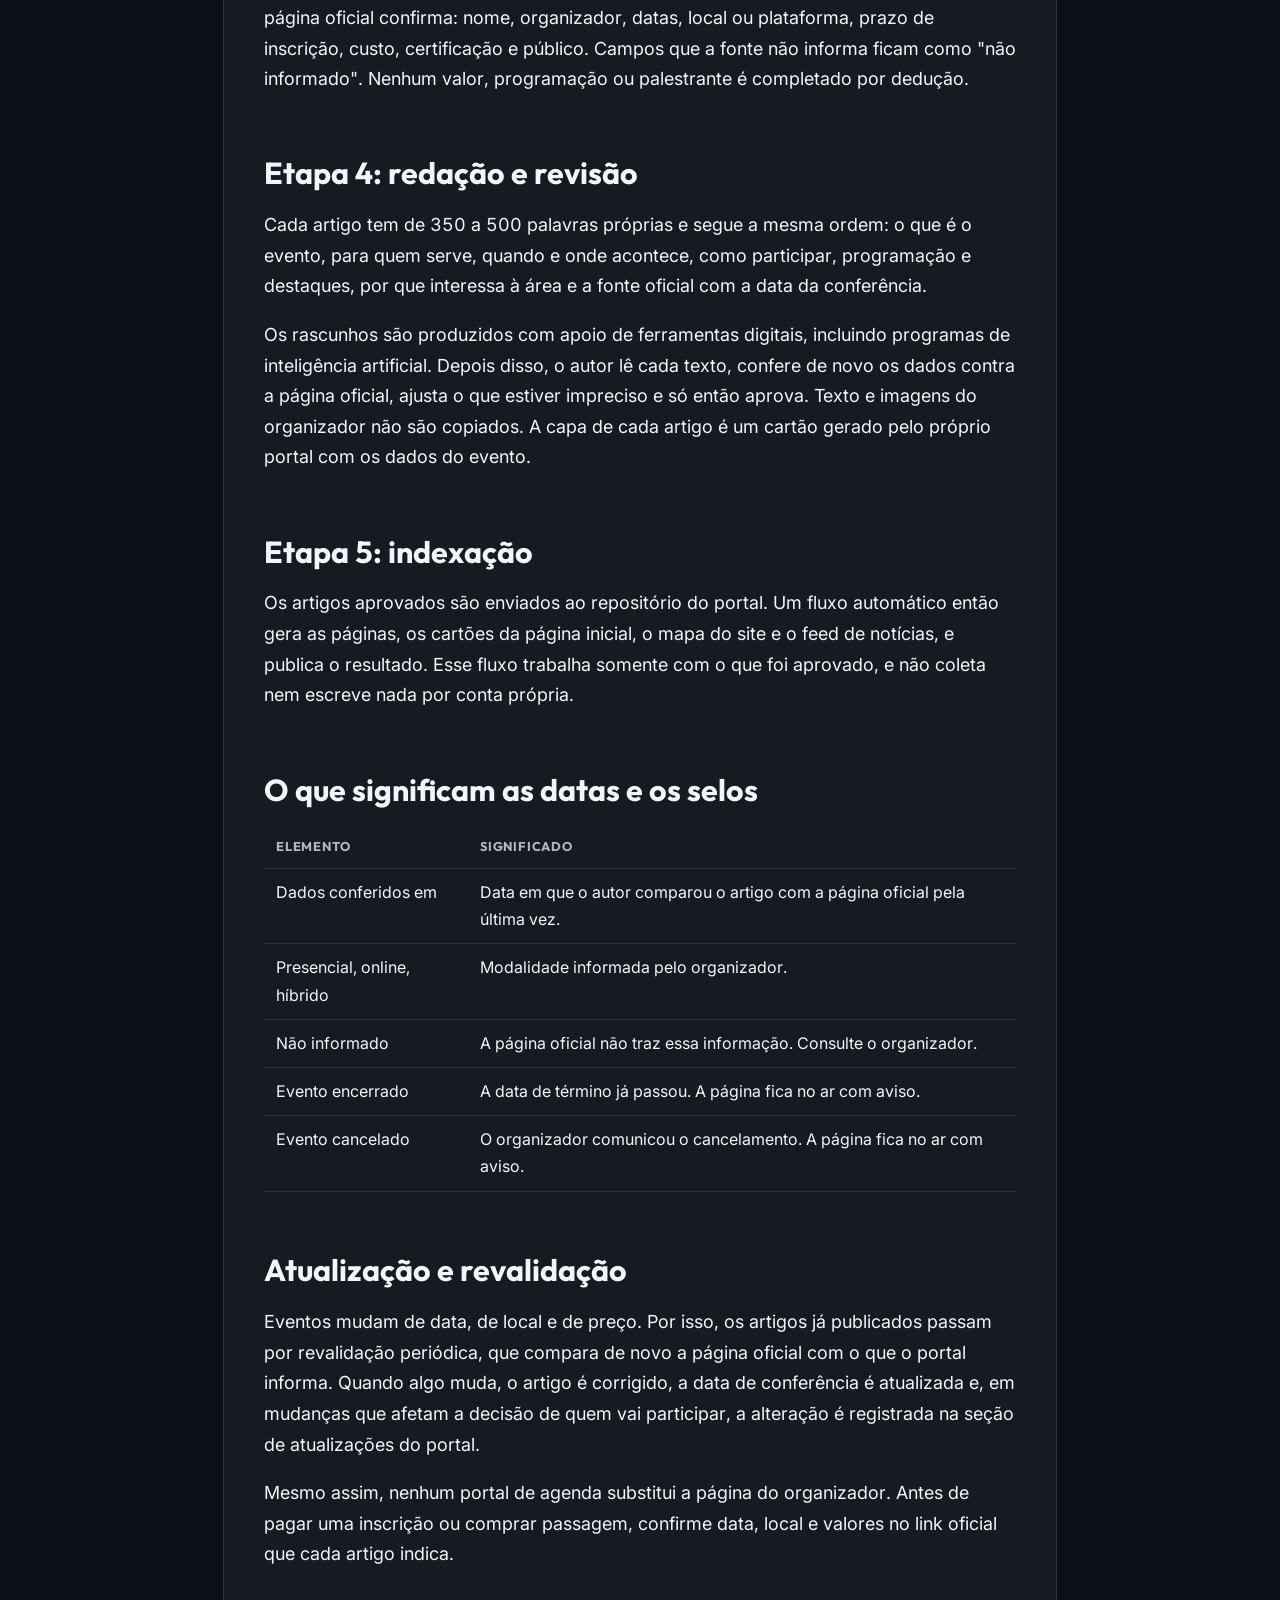
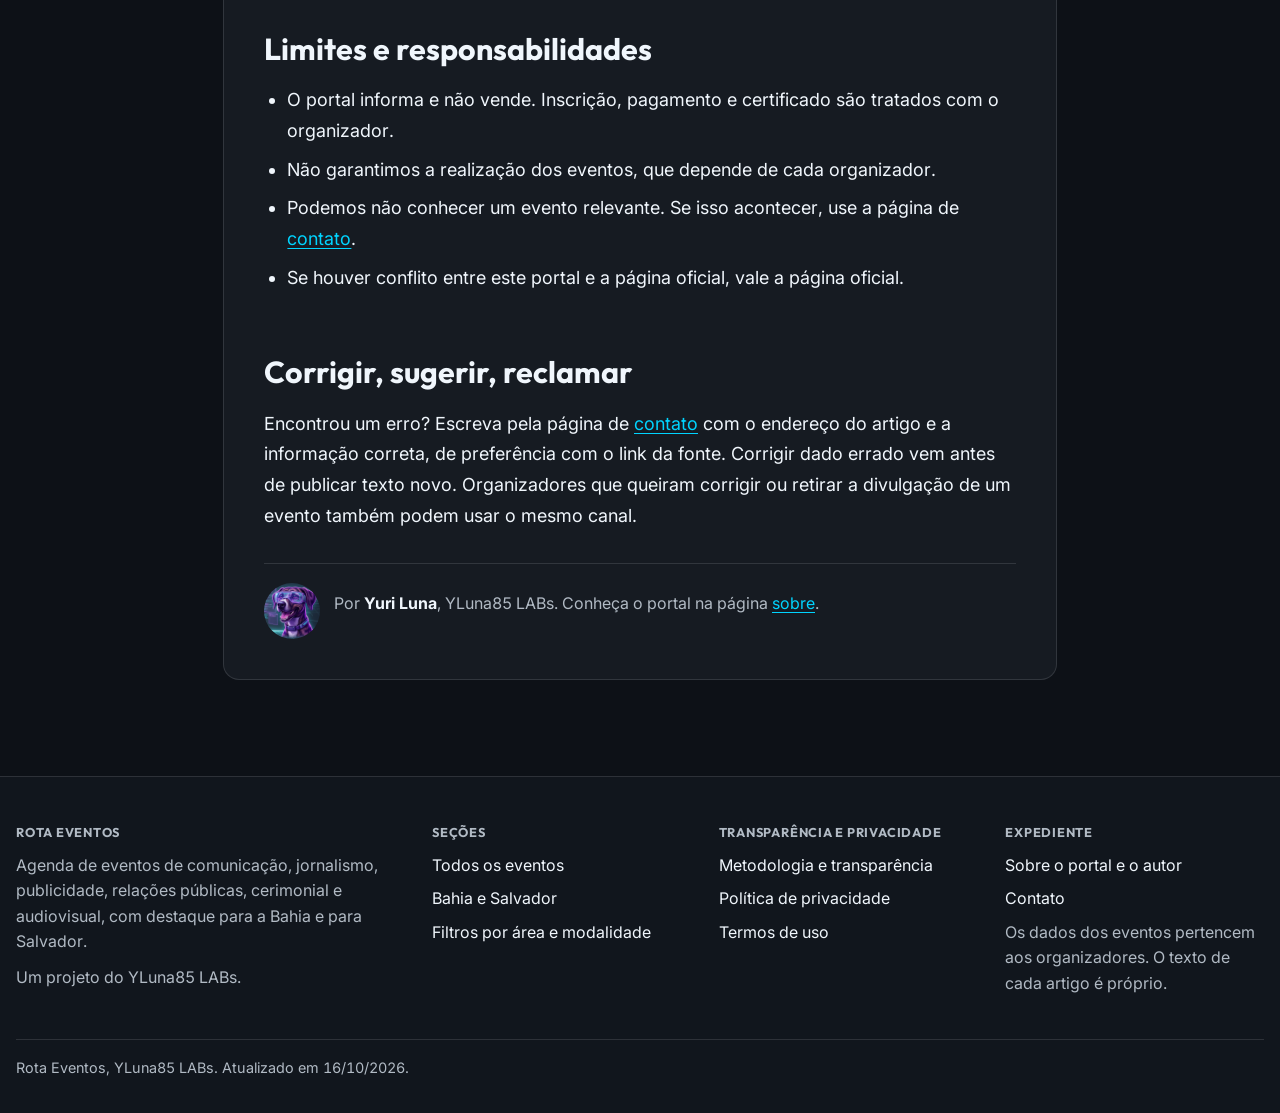
<file: metodologia.html>
<!DOCTYPE html>
<html lang="pt-BR">
<head>
  <meta charset="UTF-8">
  <meta name="viewport" content="width=device-width, initial-scale=1.0">
  <title>Metodologia e transparência do Rota Eventos</title>
  <meta name="description" content="Como o Rota Eventos encontra, confere, redige e atualiza cada evento, o que descarta e o que fazemos quando uma data muda ou o evento é cancelado.">
  <meta name="robots" content="index,follow">
  <link rel="canonical" href="https://yuriluna85.github.io/eventos/metodologia.html">

  <meta property="og:type" content="website">
  <meta property="og:site_name" content="Rota Eventos">
  <meta property="og:locale" content="pt_BR">
  <meta property="og:title" content="Metodologia e transparência do Rota Eventos">
  <meta property="og:description" content="Como o Rota Eventos encontra, confere, redige e atualiza cada evento, o que descarta e o que fazemos quando uma data muda ou o evento é cancelado.">
  <meta property="og:url" content="https://yuriluna85.github.io/eventos/metodologia.html">
  <meta property="og:image" content="https://yuriluna85.github.io/eventos/favicon-yluna85-labs.png">
  <meta name="twitter:card" content="summary">
  <meta name="twitter:title" content="Metodologia e transparência do Rota Eventos">
  <meta name="twitter:description" content="Como o Rota Eventos encontra, confere, redige e atualiza cada evento, o que descarta e o que fazemos quando uma data muda ou o evento é cancelado.">
  <meta name="twitter:image" content="https://yuriluna85.github.io/eventos/favicon-yluna85-labs.png">

  <!-- Favicon YLuna85 LABs -->
  <link rel="icon" type="image/x-icon" href="favicon-yluna85-labs.ico">
  <link rel="icon" type="image/png" sizes="32x32" href="favicon-yluna85-labs.png">
  <link rel="icon" type="image/png" sizes="16x16" href="favicon-yluna85-labs.png">
  <link rel="apple-touch-icon" href="favicon-yluna85-labs.png">

  <link rel="preconnect" href="https://fonts.googleapis.com">
  <link rel="preconnect" href="https://fonts.gstatic.com" crossorigin>
  <link rel="stylesheet" href="https://fonts.googleapis.com/css2?family=Inter:wght@400;500;600&amp;family=Outfit:wght@500;600;700&amp;display=swap">
  <link rel="stylesheet" href="style.css">

  <!-- Área reservada para o código do anúncio (ad-client e ad-slot), quando houver aprovação -->
  <script type="application/ld+json">
{
  "@context": "https://schema.org",
  "@type": "WebPage",
  "name": "Metodologia e transparência do Rota Eventos",
  "url": "https://yuriluna85.github.io/eventos/metodologia.html",
  "inLanguage": "pt-BR",
  "description": "Como o Rota Eventos encontra, confere, redige e atualiza cada evento, o que descarta e o que fazemos quando uma data muda ou o evento é cancelado.",
  "dateModified": "2026-10-16",
  "isPartOf": {
    "@type": "WebSite",
    "name": "Rota Eventos",
    "url": "https://yuriluna85.github.io/eventos/"
  },
  "author": {
    "@type": "Person",
    "name": "Yuri Luna"
  }
}
  </script>
</head>
<body>
  <a href="#conteudo-principal" class="skip-link">Pular para o conteúdo principal</a>

  <header class="site-header">
    <div class="container header-linha">
      <a class="marca" href="index.html" aria-label="Rota Eventos, página inicial">
        <svg viewBox="0 0 40 40" aria-hidden="true" focusable="false">
          <circle cx="8" cy="31" r="4" fill="none" stroke="#00D2FF" stroke-width="2.5"/>
          <circle cx="32" cy="9" r="4" fill="#00D2FF"/>
          <path d="M11.5 29C20 27 15 17 22 15C26 13.800 28 12 28.500 11" fill="none" stroke="#F0F6FC" stroke-width="2.500" stroke-linecap="round" stroke-dasharray="1 5.500"/>
        </svg>
        <span class="marca-nome">Rota <span>Eventos</span></span>
      </a>

      <nav class="menu-principal" aria-label="Navegação principal">
        <ul>
          <li><a href="index.html">Eventos</a></li>
          <li><a href="index.html#bahia">Bahia</a></li>
          <li><a href="metodologia.html" aria-current="page">Metodologia</a></li>
          <li><a href="sobre.html">Sobre</a></li>
          <li><a href="contato.html">Contato</a></li>
        </ul>
      </nav>

      <div class="ferramentas-a11y" role="group" aria-label="Ferramentas de acessibilidade">
        <button type="button" class="btn-ferramenta" id="btn-fonte-menos" aria-label="Diminuir o tamanho da fonte">A-</button>
        <button type="button" class="btn-ferramenta" id="btn-fonte-normal" aria-label="Tamanho normal da fonte">A</button>
        <button type="button" class="btn-ferramenta" id="btn-fonte-mais" aria-label="Aumentar o tamanho da fonte">A+</button>
        <button type="button" class="btn-ferramenta" id="btn-contraste" aria-pressed="false" aria-label="Alternar alto contraste"><span class="txt-contraste">Contraste</span><svg class="ico-contraste" viewBox="0 0 24 24" aria-hidden="true" focusable="false"><circle cx="12" cy="12" r="8.500" fill="none" stroke="currentColor" stroke-width="2"/><path d="M12 3.500a8.500 8.500 0 0 1 0 17z" fill="currentColor"/></svg></button>
        <button type="button" class="btn-ferramenta btn-menu" id="btn-menu" aria-expanded="false" aria-controls="gaveta-menu" aria-label="Abrir o menu">
          <svg viewBox="0 0 24 24" aria-hidden="true" focusable="false"><path d="M4 7h16M4 12h16M4 17h16" fill="none" stroke="currentColor" stroke-width="2" stroke-linecap="round"/></svg>
        </button>
      </div>
    </div>
    <div class="gaveta" id="gaveta-menu">
      <div class="container">
        <ul>
          <li><a href="index.html">Eventos</a></li>
          <li><a href="index.html#bahia">Bahia</a></li>
          <li><a href="metodologia.html">Metodologia</a></li>
          <li><a href="sobre.html">Sobre</a></li>
          <li><a href="contato.html">Contato</a></li>
        </ul>
      </div>
    </div>
  </header>

  <main id="conteudo-principal">
    <div class="container pagina">
      <article class="leitura">
        <h1>Metodologia e transparência</h1>
        <p class="resumo">Aqui está o caminho completo de um evento, da busca até a página publicada: o que conferimos, o que descartamos, como redigimos e como corrigimos.</p>
        <p class="datas">Publicado em 16/10/2026. Atualizado em 16/10/2026.</p>

        <h2>Visão geral do processo</h2>
        <p>Um evento passa por cinco etapas antes de aparecer no portal: busca, conferência, dossiê, redação com revisão e indexação. Cada etapa tem um critério objetivo, e o que não passa é registrado com o motivo. O objetivo é que você possa confiar na data e no link de cada página, e saber exatamente de onde veio a informação.</p>

        <h2>Etapa 1: busca</h2>
        <p>A busca combina consultas por área e por modalidade em mecanismos de busca com uma lista de páginas de organizadores que acompanhamos. Entram nessa lista sociedades científicas e profissionais da comunicação, festivais de audiovisual, congressos de jornalismo, associações de comunicação empresarial e de eventos, agendas de universidades e plataformas de eventos acadêmicos.</p>
        <p>Antes de acompanhar qualquer página de forma recorrente, lemos os termos de uso e o arquivo robots.txt do site. Se a coleta automática não for permitida, a fonte não entra na lista, e o evento só é incluído quando alguém o informa pela página de contato ou quando a divulgação oficial está em canal que permita a consulta.</p>

        <h2>Etapa 2: conferência</h2>
        <p>Todo candidato a evento precisa passar por quatro verificações:</p>
        <ol>
          <li>O endereço oficial responde, ou seja, a página abre sem erro.</li>
          <li>O título da página corresponde ao evento que buscamos, e não a outro de nome parecido.</li>
          <li>A data de início ainda não passou.</li>
          <li>A modalidade, presencial, online ou híbrida, está identificada, assim como a cidade e o estado ou a plataforma.</li>
        </ol>
        <p>Quem falha em qualquer item vai para uma lista de descartados, com o motivo anotado. Se o mesmo evento aparecer por dois caminhos diferentes, a duplicata é eliminada comparando o nome, a data de início e o domínio do organizador.</p>

        <h2>Etapa 3: dossiê</h2>
        <p>Para cada evento aprovado na conferência, montamos um dossiê com os dados que a página oficial confirma: nome, organizador, datas, local ou plataforma, prazo de inscrição, custo, certificação e público. Campos que a fonte não informa ficam como "não informado". Nenhum valor, programação ou palestrante é completado por dedução.</p>

        <h2>Etapa 4: redação e revisão</h2>
        <p>Cada artigo tem de 350 a 500 palavras próprias e segue a mesma ordem: o que é o evento, para quem serve, quando e onde acontece, como participar, programação e destaques, por que interessa à área e a fonte oficial com a data da conferência.</p>
        <p>Os rascunhos são produzidos com apoio de ferramentas digitais, incluindo programas de inteligência artificial. Depois disso, o autor lê cada texto, confere de novo os dados contra a página oficial, ajusta o que estiver impreciso e só então aprova. Texto e imagens do organizador não são copiados. A capa de cada artigo é um cartão gerado pelo próprio portal com os dados do evento.</p>

        <h2>Etapa 5: indexação</h2>
        <p>Os artigos aprovados são enviados ao repositório do portal. Um fluxo automático então gera as páginas, os cartões da página inicial, o mapa do site e o feed de notícias, e publica o resultado. Esse fluxo trabalha somente com o que foi aprovado, e não coleta nem escreve nada por conta própria.</p>

        <h2>O que significam as datas e os selos</h2>
        <table>
          <thead>
            <tr><th>Elemento</th><th>Significado</th></tr>
          </thead>
          <tbody>
            <tr><td>Dados conferidos em</td><td>Data em que o autor comparou o artigo com a página oficial pela última vez.</td></tr>
            <tr><td>Presencial, online, híbrido</td><td>Modalidade informada pelo organizador.</td></tr>
            <tr><td>Não informado</td><td>A página oficial não traz essa informação. Consulte o organizador.</td></tr>
            <tr><td>Evento encerrado</td><td>A data de término já passou. A página fica no ar com aviso.</td></tr>
            <tr><td>Evento cancelado</td><td>O organizador comunicou o cancelamento. A página fica no ar com aviso.</td></tr>
          </tbody>
        </table>

        <h2>Atualização e revalidação</h2>
        <p>Eventos mudam de data, de local e de preço. Por isso, os artigos já publicados passam por revalidação periódica, que compara de novo a página oficial com o que o portal informa. Quando algo muda, o artigo é corrigido, a data de conferência é atualizada e, em mudanças que afetam a decisão de quem vai participar, a alteração é registrada na seção de atualizações do portal.</p>
        <p>Mesmo assim, nenhum portal de agenda substitui a página do organizador. Antes de pagar uma inscrição ou comprar passagem, confirme data, local e valores no link oficial que cada artigo indica.</p>

        <h2>Limites e responsabilidades</h2>
        <ul>
          <li>O portal informa e não vende. Inscrição, pagamento e certificado são tratados com o organizador.</li>
          <li>Não garantimos a realização dos eventos, que depende de cada organizador.</li>
          <li>Podemos não conhecer um evento relevante. Se isso acontecer, use a página de <a href="contato.html">contato</a>.</li>
          <li>Se houver conflito entre este portal e a página oficial, vale a página oficial.</li>
        </ul>

        <h2>Corrigir, sugerir, reclamar</h2>
        <p>Encontrou um erro? Escreva pela página de <a href="contato.html">contato</a> com o endereço do artigo e a informação correta, de preferência com o link da fonte. Corrigir dado errado vem antes de publicar texto novo. Organizadores que queiram corrigir ou retirar a divulgação de um evento também podem usar o mesmo canal.</p>

        <div class="autoria">
          <img src="avatar-bolinho-de-chuva.png" alt="Avatar do Bolinho de Chuva, mascote do YLuna85 LABs" width="56" height="56">
          <p>Por <strong>Yuri Luna</strong>, YLuna85 LABs. Conheça o portal na página <a href="sobre.html">sobre</a>.</p>
        </div>
      </article>
    </div>
  </main>

  <footer class="site-footer">
    <div class="container">
      <div class="rodape-grade">
        <div>
          <h2>Rota Eventos</h2>
          <p>Agenda de eventos de comunicação, jornalismo, publicidade, relações públicas, cerimonial e audiovisual, com destaque para a Bahia e para Salvador.</p>
          <p>Um projeto do YLuna85 LABs.</p>
        </div>
        <div>
          <h2>Seções</h2>
          <ul>
            <li><a href="index.html">Todos os eventos</a></li>
            <li><a href="index.html#bahia">Bahia e Salvador</a></li>
            <li><a href="index.html#filtros">Filtros por área e modalidade</a></li>
          </ul>
        </div>
        <div>
          <h2>Transparência e privacidade</h2>
          <ul>
            <li><a href="metodologia.html">Metodologia e transparência</a></li>
            <li><a href="privacidade.html">Política de privacidade</a></li>
            <li><a href="termos.html">Termos de uso</a></li>
          </ul>
        </div>
        <div>
          <h2>Expediente</h2>
          <ul>
            <li><a href="sobre.html">Sobre o portal e o autor</a></li>
            <li><a href="contato.html">Contato</a></li>
          </ul>
          <p>Os dados dos eventos pertencem aos organizadores. O texto de cada artigo é próprio.</p>
        </div>
      </div>
      <div class="rodape-base">
        <p>Rota Eventos, YLuna85 LABs. Atualizado em 16/10/2026.</p>
      </div>
    </div>
  </footer>

  <div class="cookie-banner" id="cookie-banner" role="dialog" aria-labelledby="cookie-titulo" hidden>
    <p id="cookie-titulo"><strong>Cookies e privacidade.</strong> Este portal usa cookies para lembrar suas preferências de leitura e, se você aceitar, para exibir publicidade personalizada. Não coletamos nem guardamos dados pessoais seus. Veja a <a href="privacidade.html">política de privacidade</a>.</p>
    <div class="cookie-acoes">
      <button type="button" class="btn" id="cookie-aceitar">Aceitar todos</button>
      <button type="button" class="btn btn-secundario" id="cookie-necessarios">Apenas necessários</button>
    </div>
  </div>

  <script src="site.js"></script>
</body>
</html>
</file>
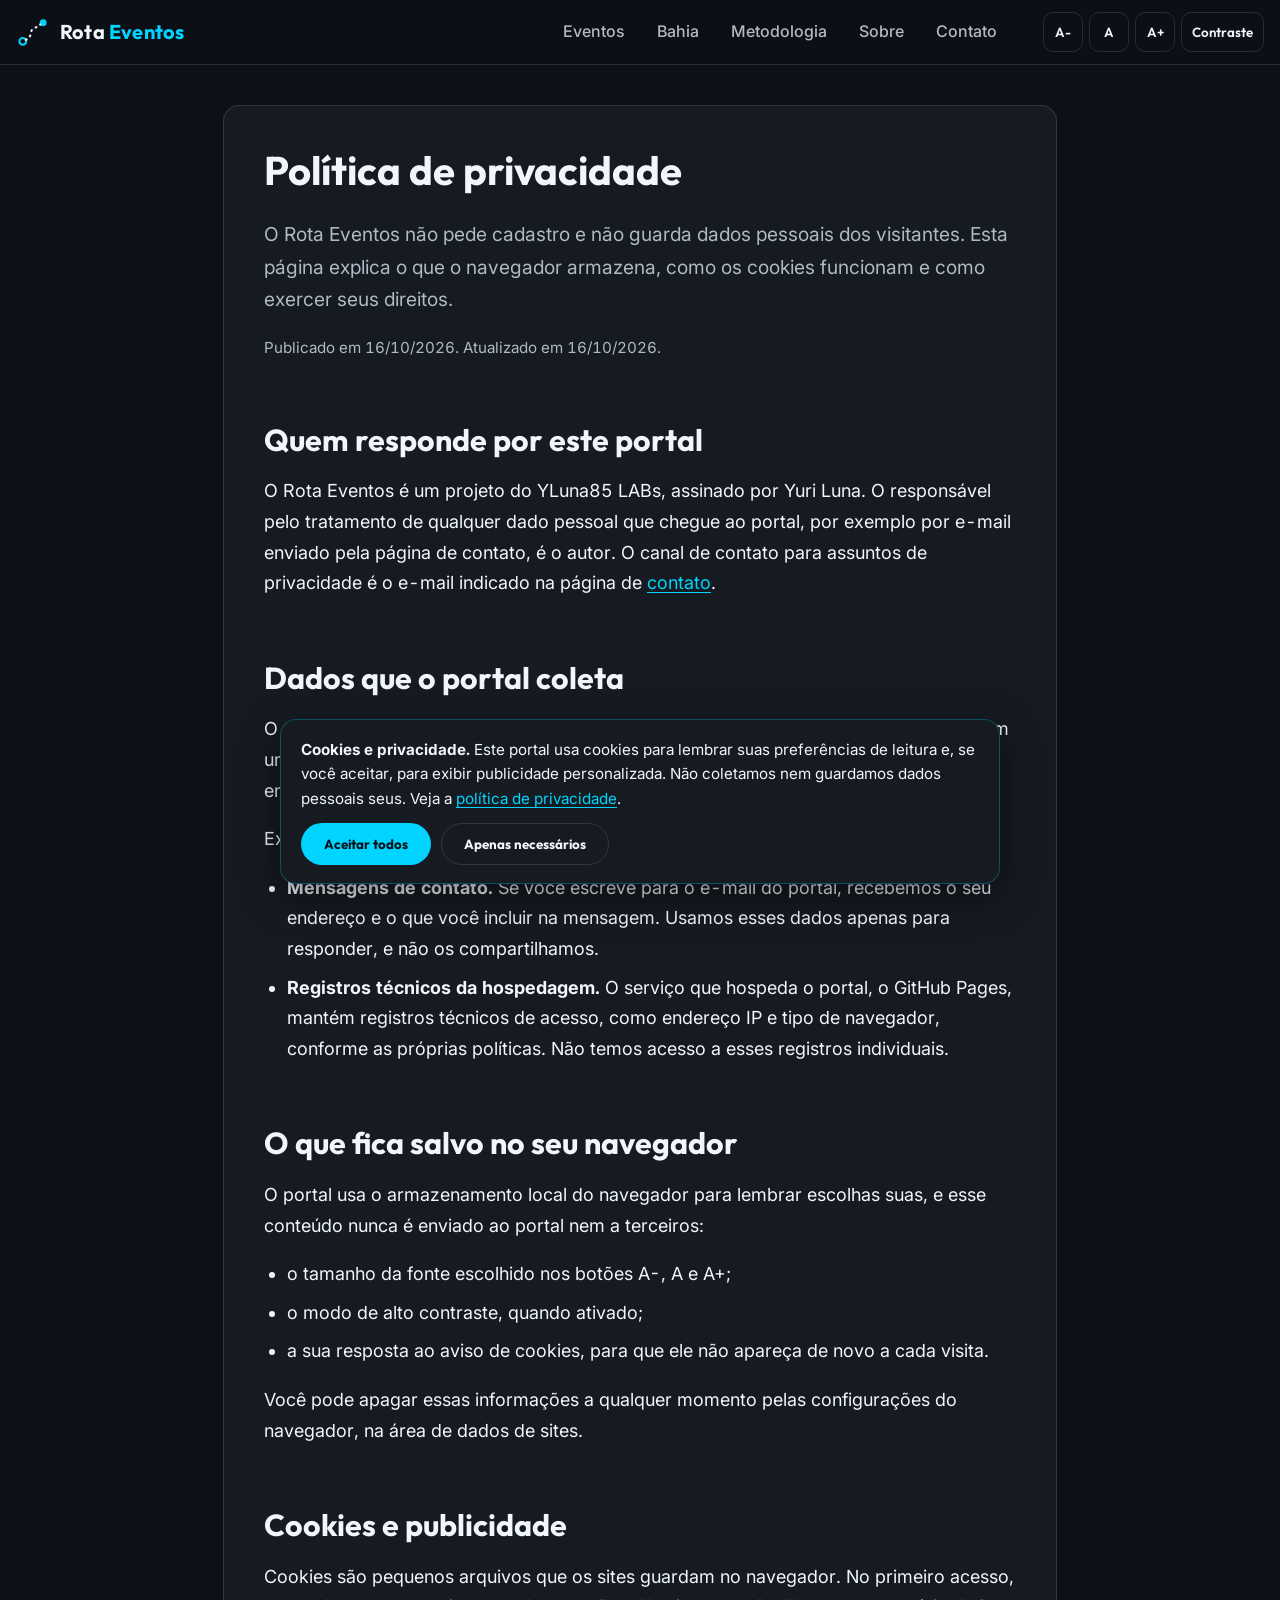
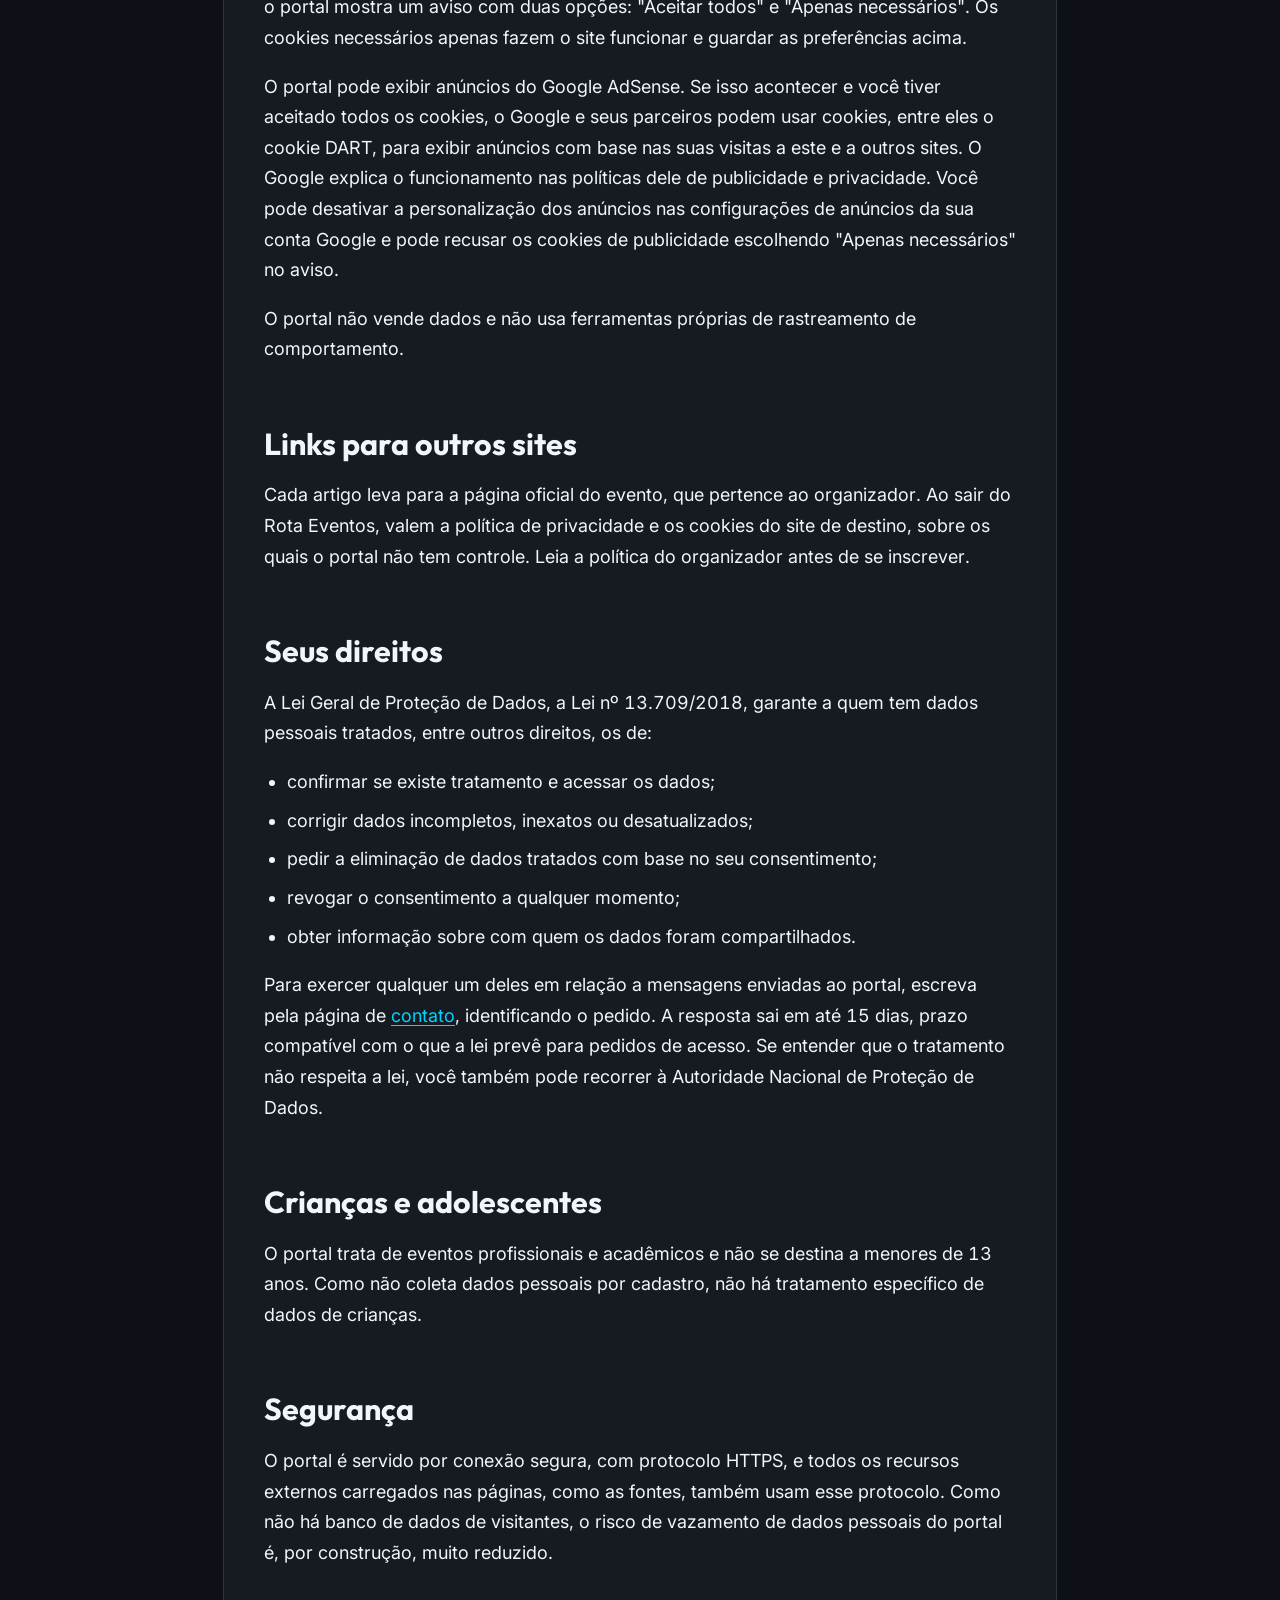
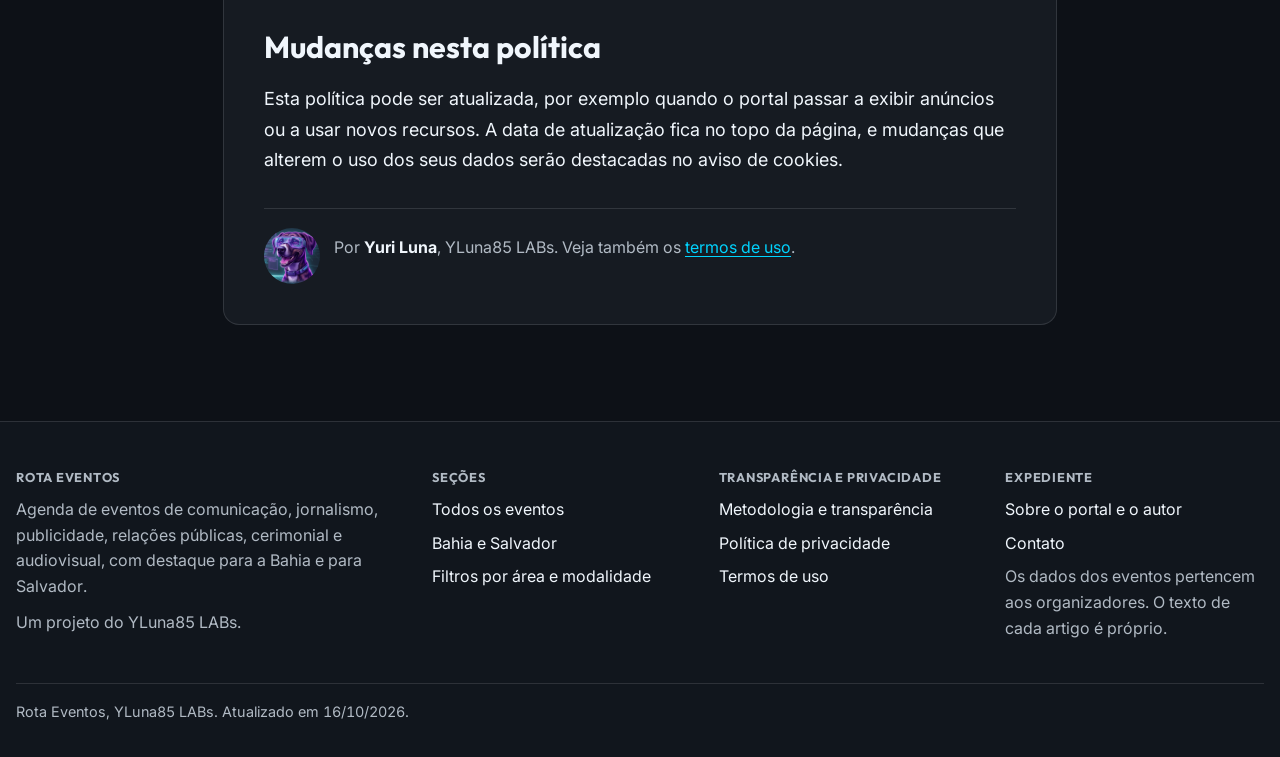
<file: privacidade.html>
<!DOCTYPE html>
<html lang="pt-BR">
<head>
  <meta charset="UTF-8">
  <meta name="viewport" content="width=device-width, initial-scale=1.0">
  <title>Política de privacidade do Rota Eventos</title>
  <meta name="description" content="Quais dados o Rota Eventos trata, como usa cookies, o que acontece com a publicidade e quais são os seus direitos pela Lei Geral de Proteção de Dados.">
  <meta name="robots" content="index,follow">
  <link rel="canonical" href="https://yuriluna85.github.io/eventos/privacidade.html">

  <meta property="og:type" content="website">
  <meta property="og:site_name" content="Rota Eventos">
  <meta property="og:locale" content="pt_BR">
  <meta property="og:title" content="Política de privacidade do Rota Eventos">
  <meta property="og:description" content="Quais dados o Rota Eventos trata, como usa cookies, o que acontece com a publicidade e quais são os seus direitos pela Lei Geral de Proteção de Dados.">
  <meta property="og:url" content="https://yuriluna85.github.io/eventos/privacidade.html">
  <meta property="og:image" content="https://yuriluna85.github.io/eventos/favicon-yluna85-labs.png">
  <meta name="twitter:card" content="summary">
  <meta name="twitter:title" content="Política de privacidade do Rota Eventos">
  <meta name="twitter:description" content="Quais dados o Rota Eventos trata, como usa cookies, o que acontece com a publicidade e quais são os seus direitos pela Lei Geral de Proteção de Dados.">
  <meta name="twitter:image" content="https://yuriluna85.github.io/eventos/favicon-yluna85-labs.png">

  <!-- Favicon YLuna85 LABs -->
  <link rel="icon" type="image/x-icon" href="favicon-yluna85-labs.ico">
  <link rel="icon" type="image/png" sizes="32x32" href="favicon-yluna85-labs.png">
  <link rel="icon" type="image/png" sizes="16x16" href="favicon-yluna85-labs.png">
  <link rel="apple-touch-icon" href="favicon-yluna85-labs.png">

  <link rel="preconnect" href="https://fonts.googleapis.com">
  <link rel="preconnect" href="https://fonts.gstatic.com" crossorigin>
  <link rel="stylesheet" href="https://fonts.googleapis.com/css2?family=Inter:wght@400;500;600&amp;family=Outfit:wght@500;600;700&amp;display=swap">
  <link rel="stylesheet" href="style.css">

  <!-- Área reservada para o código do anúncio (ad-client e ad-slot), quando houver aprovação -->
  <script type="application/ld+json">
{
  "@context": "https://schema.org",
  "@type": "WebPage",
  "name": "Política de privacidade do Rota Eventos",
  "url": "https://yuriluna85.github.io/eventos/privacidade.html",
  "inLanguage": "pt-BR",
  "description": "Quais dados o Rota Eventos trata, como usa cookies, o que acontece com a publicidade e quais são os seus direitos pela Lei Geral de Proteção de Dados.",
  "dateModified": "2026-10-16",
  "isPartOf": {
    "@type": "WebSite",
    "name": "Rota Eventos",
    "url": "https://yuriluna85.github.io/eventos/"
  },
  "author": {
    "@type": "Person",
    "name": "Yuri Luna"
  }
}
  </script>
</head>
<body>
  <a href="#conteudo-principal" class="skip-link">Pular para o conteúdo principal</a>

  <header class="site-header">
    <div class="container header-linha">
      <a class="marca" href="index.html" aria-label="Rota Eventos, página inicial">
        <svg viewBox="0 0 40 40" aria-hidden="true" focusable="false">
          <circle cx="8" cy="31" r="4" fill="none" stroke="#00D2FF" stroke-width="2.5"/>
          <circle cx="32" cy="9" r="4" fill="#00D2FF"/>
          <path d="M11.5 29C20 27 15 17 22 15C26 13.800 28 12 28.500 11" fill="none" stroke="#F0F6FC" stroke-width="2.500" stroke-linecap="round" stroke-dasharray="1 5.500"/>
        </svg>
        <span class="marca-nome">Rota <span>Eventos</span></span>
      </a>

      <nav class="menu-principal" aria-label="Navegação principal">
        <ul>
          <li><a href="index.html">Eventos</a></li>
          <li><a href="index.html#bahia">Bahia</a></li>
          <li><a href="metodologia.html">Metodologia</a></li>
          <li><a href="sobre.html">Sobre</a></li>
          <li><a href="contato.html">Contato</a></li>
        </ul>
      </nav>

      <div class="ferramentas-a11y" role="group" aria-label="Ferramentas de acessibilidade">
        <button type="button" class="btn-ferramenta" id="btn-fonte-menos" aria-label="Diminuir o tamanho da fonte">A-</button>
        <button type="button" class="btn-ferramenta" id="btn-fonte-normal" aria-label="Tamanho normal da fonte">A</button>
        <button type="button" class="btn-ferramenta" id="btn-fonte-mais" aria-label="Aumentar o tamanho da fonte">A+</button>
        <button type="button" class="btn-ferramenta" id="btn-contraste" aria-pressed="false" aria-label="Alternar alto contraste"><span class="txt-contraste">Contraste</span><svg class="ico-contraste" viewBox="0 0 24 24" aria-hidden="true" focusable="false"><circle cx="12" cy="12" r="8.500" fill="none" stroke="currentColor" stroke-width="2"/><path d="M12 3.500a8.500 8.500 0 0 1 0 17z" fill="currentColor"/></svg></button>
        <button type="button" class="btn-ferramenta btn-menu" id="btn-menu" aria-expanded="false" aria-controls="gaveta-menu" aria-label="Abrir o menu">
          <svg viewBox="0 0 24 24" aria-hidden="true" focusable="false"><path d="M4 7h16M4 12h16M4 17h16" fill="none" stroke="currentColor" stroke-width="2" stroke-linecap="round"/></svg>
        </button>
      </div>
    </div>
    <div class="gaveta" id="gaveta-menu">
      <div class="container">
        <ul>
          <li><a href="index.html">Eventos</a></li>
          <li><a href="index.html#bahia">Bahia</a></li>
          <li><a href="metodologia.html">Metodologia</a></li>
          <li><a href="sobre.html">Sobre</a></li>
          <li><a href="contato.html">Contato</a></li>
        </ul>
      </div>
    </div>
  </header>

  <main id="conteudo-principal">
    <div class="container pagina">
      <article class="leitura">
        <h1>Política de privacidade</h1>
        <p class="resumo">O Rota Eventos não pede cadastro e não guarda dados pessoais dos visitantes. Esta página explica o que o navegador armazena, como os cookies funcionam e como exercer seus direitos.</p>
        <p class="datas">Publicado em 16/10/2026. Atualizado em 16/10/2026.</p>

        <h2>Quem responde por este portal</h2>
        <p>O Rota Eventos é um projeto do YLuna85 LABs, assinado por Yuri Luna. O responsável pelo tratamento de qualquer dado pessoal que chegue ao portal, por exemplo por e-mail enviado pela página de contato, é o autor. O canal de contato para assuntos de privacidade é o e-mail indicado na página de <a href="contato.html">contato</a>.</p>

        <h2>Dados que o portal coleta</h2>
        <p>O portal não tem cadastro, login, comentários nem formulário que grave informações em um sistema do próprio portal. Isso significa que, ao navegar pelos eventos, você não entrega nome, e-mail, telefone, documento ou localização ao portal.</p>
        <p>Existem duas situações em que dados pessoais podem existir:</p>
        <ul>
          <li><strong>Mensagens de contato.</strong> Se você escreve para o e-mail do portal, recebemos o seu endereço e o que você incluir na mensagem. Usamos esses dados apenas para responder, e não os compartilhamos.</li>
          <li><strong>Registros técnicos da hospedagem.</strong> O serviço que hospeda o portal, o GitHub Pages, mantém registros técnicos de acesso, como endereço IP e tipo de navegador, conforme as próprias políticas. Não temos acesso a esses registros individuais.</li>
        </ul>

        <h2>O que fica salvo no seu navegador</h2>
        <p>O portal usa o armazenamento local do navegador para lembrar escolhas suas, e esse conteúdo nunca é enviado ao portal nem a terceiros:</p>
        <ul>
          <li>o tamanho da fonte escolhido nos botões A-, A e A+;</li>
          <li>o modo de alto contraste, quando ativado;</li>
          <li>a sua resposta ao aviso de cookies, para que ele não apareça de novo a cada visita.</li>
        </ul>
        <p>Você pode apagar essas informações a qualquer momento pelas configurações do navegador, na área de dados de sites.</p>

        <h2>Cookies e publicidade</h2>
        <p>Cookies são pequenos arquivos que os sites guardam no navegador. No primeiro acesso, o portal mostra um aviso com duas opções: "Aceitar todos" e "Apenas necessários". Os cookies necessários apenas fazem o site funcionar e guardar as preferências acima.</p>
        <p>O portal pode exibir anúncios do Google AdSense. Se isso acontecer e você tiver aceitado todos os cookies, o Google e seus parceiros podem usar cookies, entre eles o cookie DART, para exibir anúncios com base nas suas visitas a este e a outros sites. O Google explica o funcionamento nas políticas dele de publicidade e privacidade. Você pode desativar a personalização dos anúncios nas configurações de anúncios da sua conta Google e pode recusar os cookies de publicidade escolhendo "Apenas necessários" no aviso.</p>
        <p>O portal não vende dados e não usa ferramentas próprias de rastreamento de comportamento.</p>

        <h2>Links para outros sites</h2>
        <p>Cada artigo leva para a página oficial do evento, que pertence ao organizador. Ao sair do Rota Eventos, valem a política de privacidade e os cookies do site de destino, sobre os quais o portal não tem controle. Leia a política do organizador antes de se inscrever.</p>

        <h2>Seus direitos</h2>
        <p>A Lei Geral de Proteção de Dados, a Lei nº 13.709/2018, garante a quem tem dados pessoais tratados, entre outros direitos, os de:</p>
        <ul>
          <li>confirmar se existe tratamento e acessar os dados;</li>
          <li>corrigir dados incompletos, inexatos ou desatualizados;</li>
          <li>pedir a eliminação de dados tratados com base no seu consentimento;</li>
          <li>revogar o consentimento a qualquer momento;</li>
          <li>obter informação sobre com quem os dados foram compartilhados.</li>
        </ul>
        <p>Para exercer qualquer um deles em relação a mensagens enviadas ao portal, escreva pela página de <a href="contato.html">contato</a>, identificando o pedido. A resposta sai em até 15 dias, prazo compatível com o que a lei prevê para pedidos de acesso. Se entender que o tratamento não respeita a lei, você também pode recorrer à Autoridade Nacional de Proteção de Dados.</p>

        <h2>Crianças e adolescentes</h2>
        <p>O portal trata de eventos profissionais e acadêmicos e não se destina a menores de 13 anos. Como não coleta dados pessoais por cadastro, não há tratamento específico de dados de crianças.</p>

        <h2>Segurança</h2>
        <p>O portal é servido por conexão segura, com protocolo HTTPS, e todos os recursos externos carregados nas páginas, como as fontes, também usam esse protocolo. Como não há banco de dados de visitantes, o risco de vazamento de dados pessoais do portal é, por construção, muito reduzido.</p>

        <h2>Mudanças nesta política</h2>
        <p>Esta política pode ser atualizada, por exemplo quando o portal passar a exibir anúncios ou a usar novos recursos. A data de atualização fica no topo da página, e mudanças que alterem o uso dos seus dados serão destacadas no aviso de cookies.</p>

        <div class="autoria">
          <img src="avatar-bolinho-de-chuva.png" alt="Avatar do Bolinho de Chuva, mascote do YLuna85 LABs" width="56" height="56">
          <p>Por <strong>Yuri Luna</strong>, YLuna85 LABs. Veja também os <a href="termos.html">termos de uso</a>.</p>
        </div>
      </article>
    </div>
  </main>

  <footer class="site-footer">
    <div class="container">
      <div class="rodape-grade">
        <div>
          <h2>Rota Eventos</h2>
          <p>Agenda de eventos de comunicação, jornalismo, publicidade, relações públicas, cerimonial e audiovisual, com destaque para a Bahia e para Salvador.</p>
          <p>Um projeto do YLuna85 LABs.</p>
        </div>
        <div>
          <h2>Seções</h2>
          <ul>
            <li><a href="index.html">Todos os eventos</a></li>
            <li><a href="index.html#bahia">Bahia e Salvador</a></li>
            <li><a href="index.html#filtros">Filtros por área e modalidade</a></li>
          </ul>
        </div>
        <div>
          <h2>Transparência e privacidade</h2>
          <ul>
            <li><a href="metodologia.html">Metodologia e transparência</a></li>
            <li><a href="privacidade.html">Política de privacidade</a></li>
            <li><a href="termos.html">Termos de uso</a></li>
          </ul>
        </div>
        <div>
          <h2>Expediente</h2>
          <ul>
            <li><a href="sobre.html">Sobre o portal e o autor</a></li>
            <li><a href="contato.html">Contato</a></li>
          </ul>
          <p>Os dados dos eventos pertencem aos organizadores. O texto de cada artigo é próprio.</p>
        </div>
      </div>
      <div class="rodape-base">
        <p>Rota Eventos, YLuna85 LABs. Atualizado em 16/10/2026.</p>
      </div>
    </div>
  </footer>

  <div class="cookie-banner" id="cookie-banner" role="dialog" aria-labelledby="cookie-titulo" hidden>
    <p id="cookie-titulo"><strong>Cookies e privacidade.</strong> Este portal usa cookies para lembrar suas preferências de leitura e, se você aceitar, para exibir publicidade personalizada. Não coletamos nem guardamos dados pessoais seus. Veja a <a href="privacidade.html">política de privacidade</a>.</p>
    <div class="cookie-acoes">
      <button type="button" class="btn" id="cookie-aceitar">Aceitar todos</button>
      <button type="button" class="btn btn-secundario" id="cookie-necessarios">Apenas necessários</button>
    </div>
  </div>

  <script src="site.js"></script>
</body>
</html>
</file>
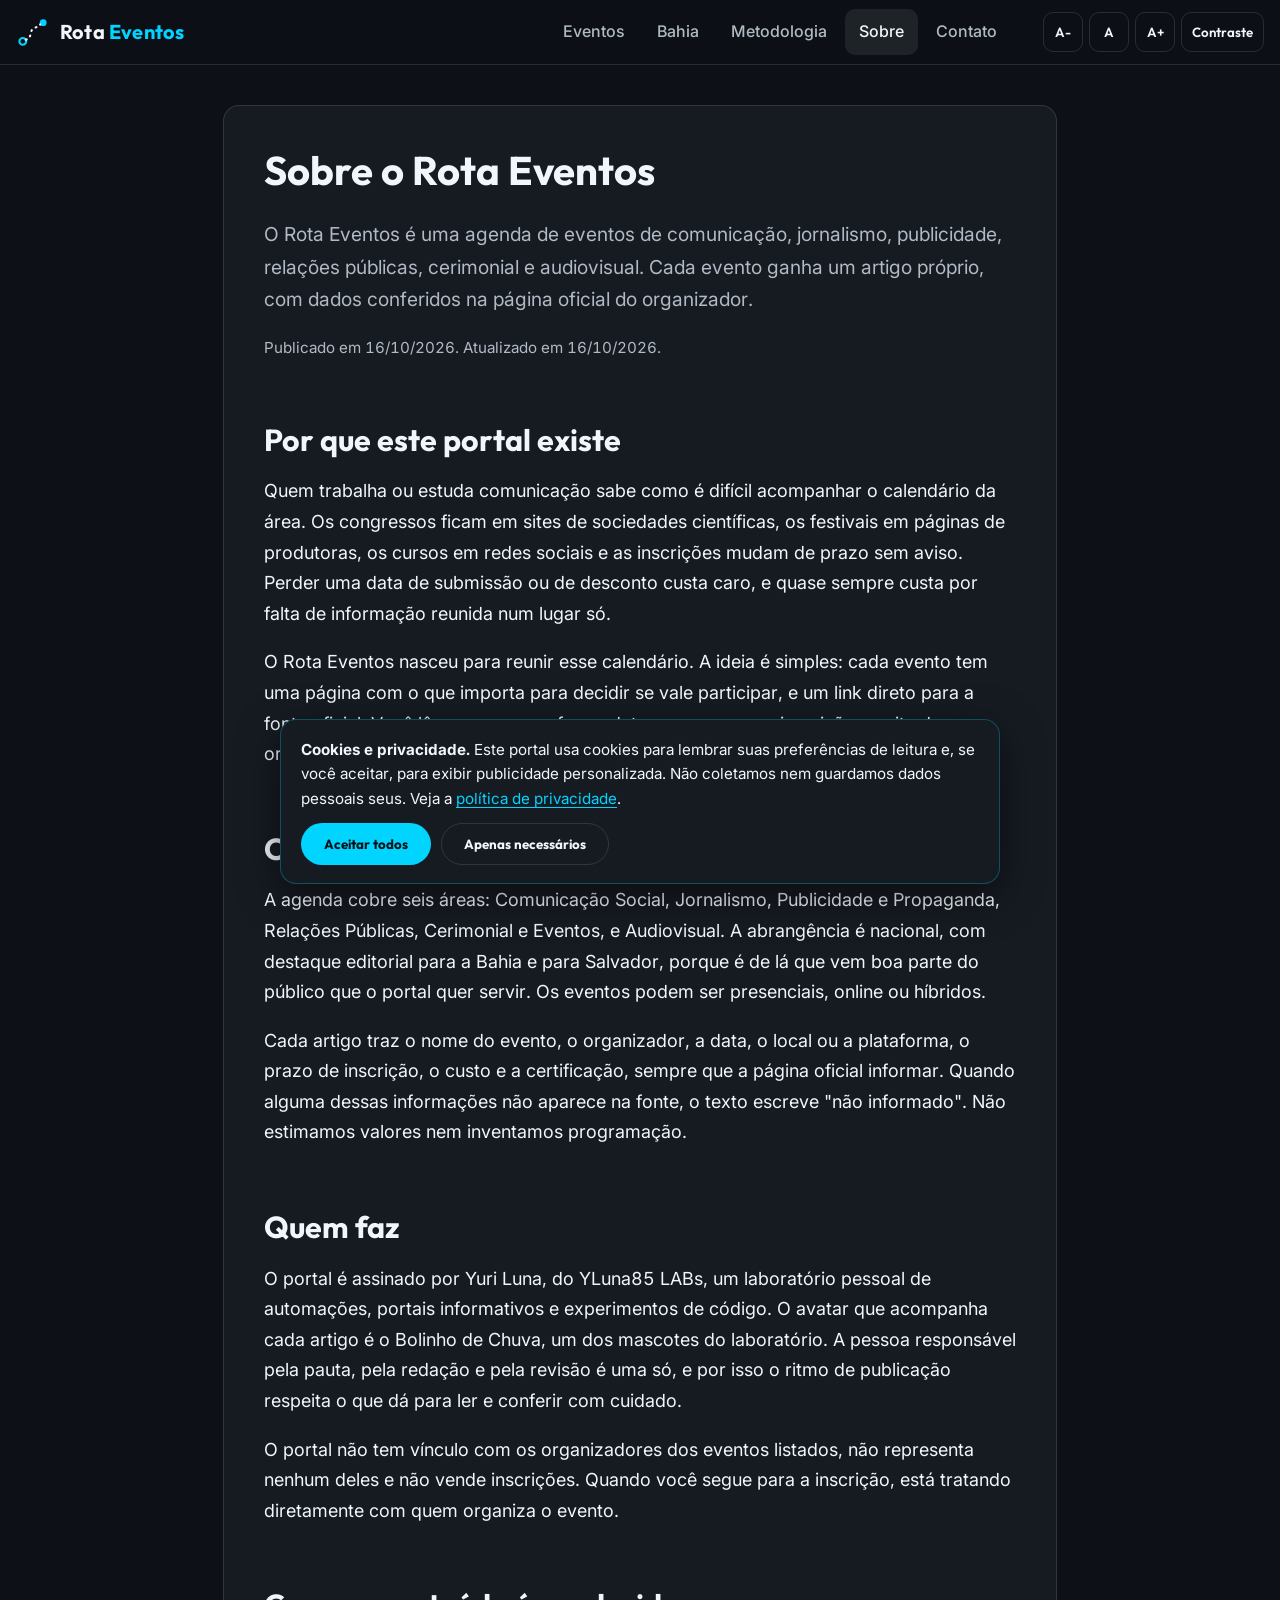
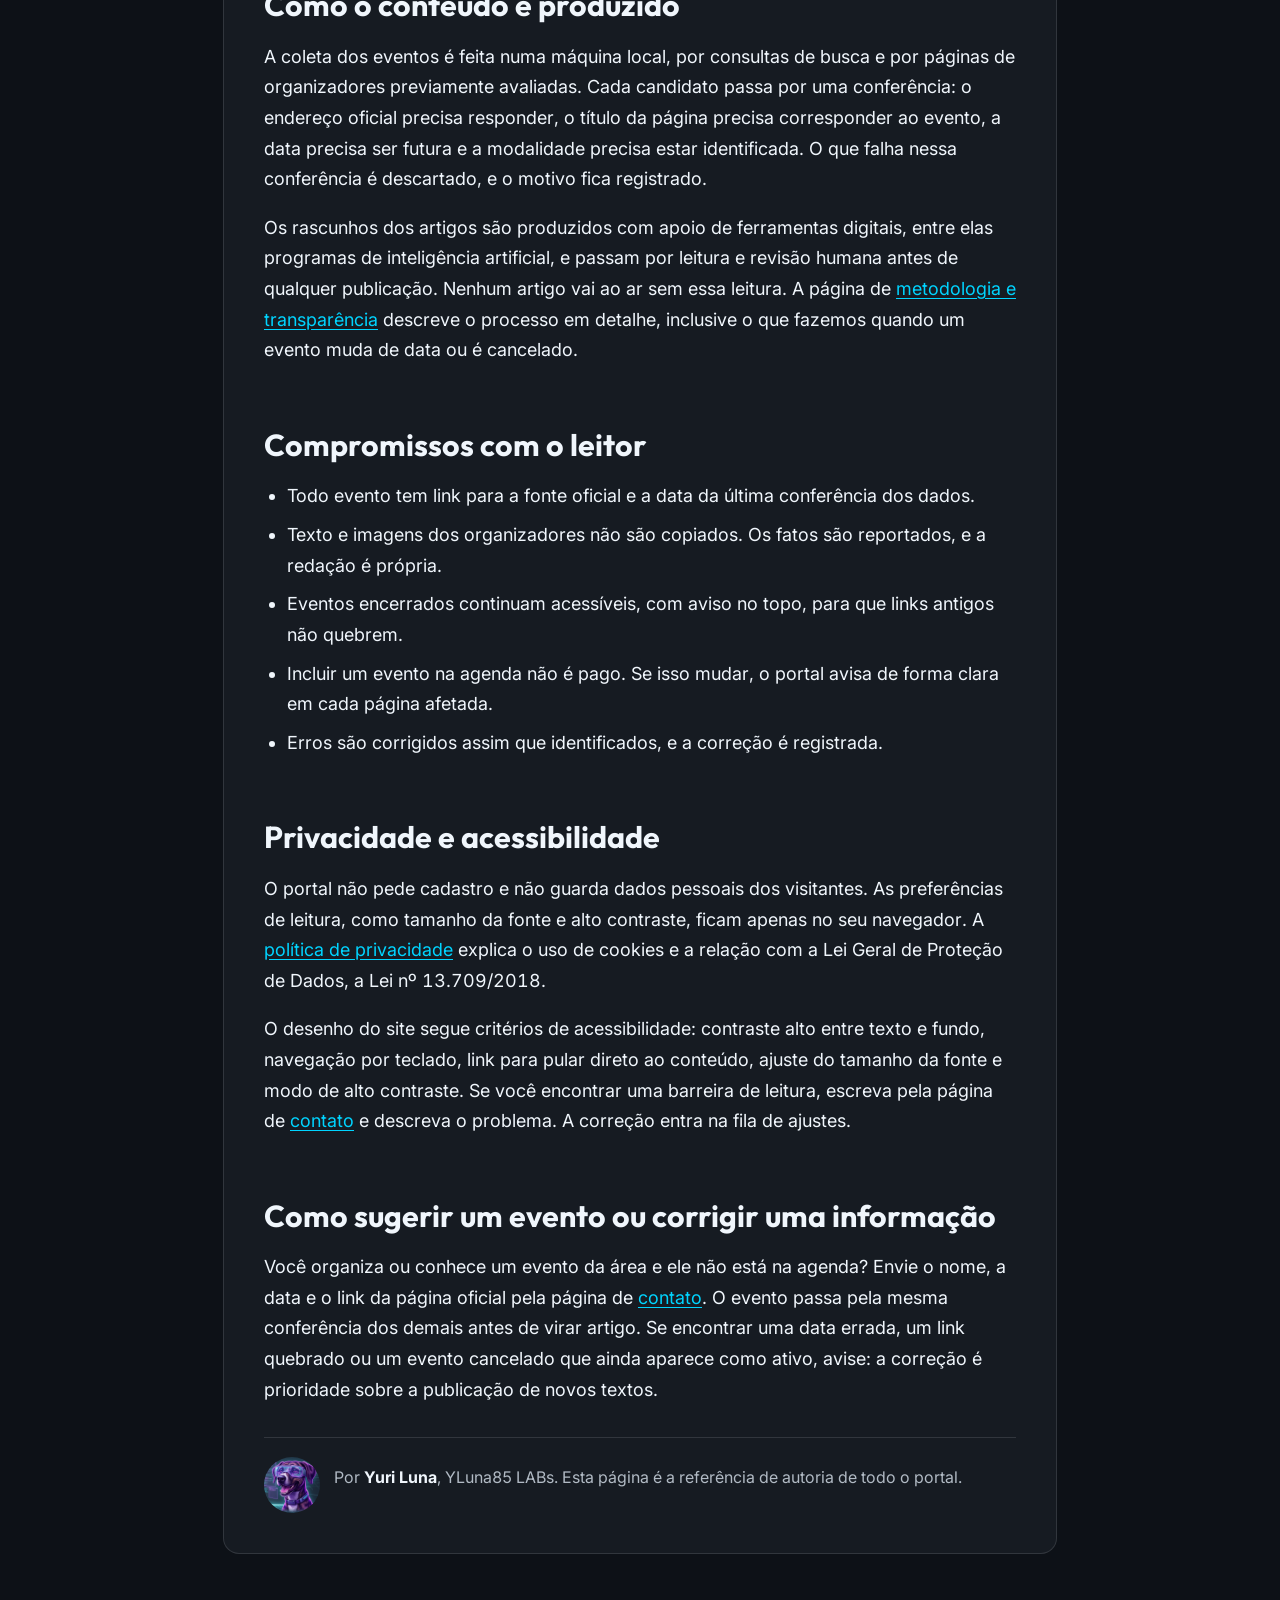
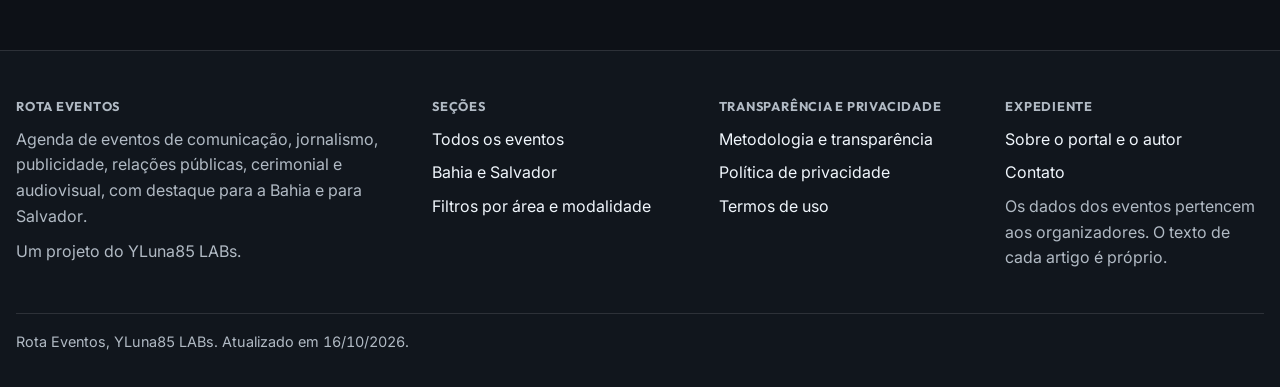
<file: sobre.html>
<!DOCTYPE html>
<html lang="pt-BR">
<head>
  <meta charset="UTF-8">
  <meta name="viewport" content="width=device-width, initial-scale=1.0">
  <title>Sobre o Rota Eventos e o autor do portal</title>
  <meta name="description" content="Conheça a proposta do Rota Eventos, agenda de eventos de comunicação e jornalismo, como o conteúdo é produzido, quem assina e como falar com a gente.">
  <meta name="robots" content="index,follow">
  <link rel="canonical" href="https://yuriluna85.github.io/eventos/sobre.html">

  <meta property="og:type" content="website">
  <meta property="og:site_name" content="Rota Eventos">
  <meta property="og:locale" content="pt_BR">
  <meta property="og:title" content="Sobre o Rota Eventos e o autor do portal">
  <meta property="og:description" content="Conheça a proposta do Rota Eventos, agenda de eventos de comunicação e jornalismo, como o conteúdo é produzido, quem assina e como falar com a gente.">
  <meta property="og:url" content="https://yuriluna85.github.io/eventos/sobre.html">
  <meta property="og:image" content="https://yuriluna85.github.io/eventos/favicon-yluna85-labs.png">
  <meta name="twitter:card" content="summary">
  <meta name="twitter:title" content="Sobre o Rota Eventos e o autor do portal">
  <meta name="twitter:description" content="Conheça a proposta do Rota Eventos, agenda de eventos de comunicação e jornalismo, como o conteúdo é produzido, quem assina e como falar com a gente.">
  <meta name="twitter:image" content="https://yuriluna85.github.io/eventos/favicon-yluna85-labs.png">

  <!-- Favicon YLuna85 LABs -->
  <link rel="icon" type="image/x-icon" href="favicon-yluna85-labs.ico">
  <link rel="icon" type="image/png" sizes="32x32" href="favicon-yluna85-labs.png">
  <link rel="icon" type="image/png" sizes="16x16" href="favicon-yluna85-labs.png">
  <link rel="apple-touch-icon" href="favicon-yluna85-labs.png">

  <link rel="preconnect" href="https://fonts.googleapis.com">
  <link rel="preconnect" href="https://fonts.gstatic.com" crossorigin>
  <link rel="stylesheet" href="https://fonts.googleapis.com/css2?family=Inter:wght@400;500;600&amp;family=Outfit:wght@500;600;700&amp;display=swap">
  <link rel="stylesheet" href="style.css">

  <!-- Área reservada para o código do anúncio (ad-client e ad-slot), quando houver aprovação -->
  <script type="application/ld+json">
{
  "@context": "https://schema.org",
  "@type": "AboutPage",
  "name": "Sobre o Rota Eventos e o autor do portal",
  "url": "https://yuriluna85.github.io/eventos/sobre.html",
  "inLanguage": "pt-BR",
  "description": "Conheça a proposta do Rota Eventos, agenda de eventos de comunicação e jornalismo, como o conteúdo é produzido, quem assina e como falar com a gente.",
  "dateModified": "2026-10-16",
  "isPartOf": {
    "@type": "WebSite",
    "name": "Rota Eventos",
    "url": "https://yuriluna85.github.io/eventos/"
  },
  "author": {
    "@type": "Person",
    "name": "Yuri Luna"
  }
}
  </script>
</head>
<body>
  <a href="#conteudo-principal" class="skip-link">Pular para o conteúdo principal</a>

  <header class="site-header">
    <div class="container header-linha">
      <a class="marca" href="index.html" aria-label="Rota Eventos, página inicial">
        <svg viewBox="0 0 40 40" aria-hidden="true" focusable="false">
          <circle cx="8" cy="31" r="4" fill="none" stroke="#00D2FF" stroke-width="2.5"/>
          <circle cx="32" cy="9" r="4" fill="#00D2FF"/>
          <path d="M11.5 29C20 27 15 17 22 15C26 13.800 28 12 28.500 11" fill="none" stroke="#F0F6FC" stroke-width="2.500" stroke-linecap="round" stroke-dasharray="1 5.500"/>
        </svg>
        <span class="marca-nome">Rota <span>Eventos</span></span>
      </a>

      <nav class="menu-principal" aria-label="Navegação principal">
        <ul>
          <li><a href="index.html">Eventos</a></li>
          <li><a href="index.html#bahia">Bahia</a></li>
          <li><a href="metodologia.html">Metodologia</a></li>
          <li><a href="sobre.html" aria-current="page">Sobre</a></li>
          <li><a href="contato.html">Contato</a></li>
        </ul>
      </nav>

      <div class="ferramentas-a11y" role="group" aria-label="Ferramentas de acessibilidade">
        <button type="button" class="btn-ferramenta" id="btn-fonte-menos" aria-label="Diminuir o tamanho da fonte">A-</button>
        <button type="button" class="btn-ferramenta" id="btn-fonte-normal" aria-label="Tamanho normal da fonte">A</button>
        <button type="button" class="btn-ferramenta" id="btn-fonte-mais" aria-label="Aumentar o tamanho da fonte">A+</button>
        <button type="button" class="btn-ferramenta" id="btn-contraste" aria-pressed="false" aria-label="Alternar alto contraste"><span class="txt-contraste">Contraste</span><svg class="ico-contraste" viewBox="0 0 24 24" aria-hidden="true" focusable="false"><circle cx="12" cy="12" r="8.500" fill="none" stroke="currentColor" stroke-width="2"/><path d="M12 3.500a8.500 8.500 0 0 1 0 17z" fill="currentColor"/></svg></button>
        <button type="button" class="btn-ferramenta btn-menu" id="btn-menu" aria-expanded="false" aria-controls="gaveta-menu" aria-label="Abrir o menu">
          <svg viewBox="0 0 24 24" aria-hidden="true" focusable="false"><path d="M4 7h16M4 12h16M4 17h16" fill="none" stroke="currentColor" stroke-width="2" stroke-linecap="round"/></svg>
        </button>
      </div>
    </div>
    <div class="gaveta" id="gaveta-menu">
      <div class="container">
        <ul>
          <li><a href="index.html">Eventos</a></li>
          <li><a href="index.html#bahia">Bahia</a></li>
          <li><a href="metodologia.html">Metodologia</a></li>
          <li><a href="sobre.html">Sobre</a></li>
          <li><a href="contato.html">Contato</a></li>
        </ul>
      </div>
    </div>
  </header>

  <main id="conteudo-principal">
    <div class="container pagina">
      <article class="leitura">
        <h1>Sobre o Rota Eventos</h1>
        <p class="resumo">O Rota Eventos é uma agenda de eventos de comunicação, jornalismo, publicidade, relações públicas, cerimonial e audiovisual. Cada evento ganha um artigo próprio, com dados conferidos na página oficial do organizador.</p>
        <p class="datas">Publicado em 16/10/2026. Atualizado em 16/10/2026.</p>

        <h2>Por que este portal existe</h2>
        <p>Quem trabalha ou estuda comunicação sabe como é difícil acompanhar o calendário da área. Os congressos ficam em sites de sociedades científicas, os festivais em páginas de produtoras, os cursos em redes sociais e as inscrições mudam de prazo sem aviso. Perder uma data de submissão ou de desconto custa caro, e quase sempre custa por falta de informação reunida num lugar só.</p>
        <p>O Rota Eventos nasceu para reunir esse calendário. A ideia é simples: cada evento tem uma página com o que importa para decidir se vale participar, e um link direto para a fonte oficial. Você lê o resumo, confere a data e segue para a inscrição no site do organizador.</p>

        <h2>O que você encontra aqui</h2>
        <p>A agenda cobre seis áreas: Comunicação Social, Jornalismo, Publicidade e Propaganda, Relações Públicas, Cerimonial e Eventos, e Audiovisual. A abrangência é nacional, com destaque editorial para a Bahia e para Salvador, porque é de lá que vem boa parte do público que o portal quer servir. Os eventos podem ser presenciais, online ou híbridos.</p>
        <p>Cada artigo traz o nome do evento, o organizador, a data, o local ou a plataforma, o prazo de inscrição, o custo e a certificação, sempre que a página oficial informar. Quando alguma dessas informações não aparece na fonte, o texto escreve "não informado". Não estimamos valores nem inventamos programação.</p>

        <h2>Quem faz</h2>
        <p>O portal é assinado por Yuri Luna, do YLuna85 LABs, um laboratório pessoal de automações, portais informativos e experimentos de código. O avatar que acompanha cada artigo é o Bolinho de Chuva, um dos mascotes do laboratório. A pessoa responsável pela pauta, pela redação e pela revisão é uma só, e por isso o ritmo de publicação respeita o que dá para ler e conferir com cuidado.</p>
        <p>O portal não tem vínculo com os organizadores dos eventos listados, não representa nenhum deles e não vende inscrições. Quando você segue para a inscrição, está tratando diretamente com quem organiza o evento.</p>

        <h2>Como o conteúdo é produzido</h2>
        <p>A coleta dos eventos é feita numa máquina local, por consultas de busca e por páginas de organizadores previamente avaliadas. Cada candidato passa por uma conferência: o endereço oficial precisa responder, o título da página precisa corresponder ao evento, a data precisa ser futura e a modalidade precisa estar identificada. O que falha nessa conferência é descartado, e o motivo fica registrado.</p>
        <p>Os rascunhos dos artigos são produzidos com apoio de ferramentas digitais, entre elas programas de inteligência artificial, e passam por leitura e revisão humana antes de qualquer publicação. Nenhum artigo vai ao ar sem essa leitura. A página de <a href="metodologia.html">metodologia e transparência</a> descreve o processo em detalhe, inclusive o que fazemos quando um evento muda de data ou é cancelado.</p>

        <h2>Compromissos com o leitor</h2>
        <ul>
          <li>Todo evento tem link para a fonte oficial e a data da última conferência dos dados.</li>
          <li>Texto e imagens dos organizadores não são copiados. Os fatos são reportados, e a redação é própria.</li>
          <li>Eventos encerrados continuam acessíveis, com aviso no topo, para que links antigos não quebrem.</li>
          <li>Incluir um evento na agenda não é pago. Se isso mudar, o portal avisa de forma clara em cada página afetada.</li>
          <li>Erros são corrigidos assim que identificados, e a correção é registrada.</li>
        </ul>

        <h2>Privacidade e acessibilidade</h2>
        <p>O portal não pede cadastro e não guarda dados pessoais dos visitantes. As preferências de leitura, como tamanho da fonte e alto contraste, ficam apenas no seu navegador. A <a href="privacidade.html">política de privacidade</a> explica o uso de cookies e a relação com a Lei Geral de Proteção de Dados, a Lei nº 13.709/2018.</p>
        <p>O desenho do site segue critérios de acessibilidade: contraste alto entre texto e fundo, navegação por teclado, link para pular direto ao conteúdo, ajuste do tamanho da fonte e modo de alto contraste. Se você encontrar uma barreira de leitura, escreva pela página de <a href="contato.html">contato</a> e descreva o problema. A correção entra na fila de ajustes.</p>

        <h2>Como sugerir um evento ou corrigir uma informação</h2>
        <p>Você organiza ou conhece um evento da área e ele não está na agenda? Envie o nome, a data e o link da página oficial pela página de <a href="contato.html">contato</a>. O evento passa pela mesma conferência dos demais antes de virar artigo. Se encontrar uma data errada, um link quebrado ou um evento cancelado que ainda aparece como ativo, avise: a correção é prioridade sobre a publicação de novos textos.</p>

        <div class="autoria">
          <img src="avatar-bolinho-de-chuva.png" alt="Avatar do Bolinho de Chuva, mascote do YLuna85 LABs" width="56" height="56">
          <p>Por <strong>Yuri Luna</strong>, YLuna85 LABs. Esta página é a referência de autoria de todo o portal.</p>
        </div>
      </article>
    </div>
  </main>

  <footer class="site-footer">
    <div class="container">
      <div class="rodape-grade">
        <div>
          <h2>Rota Eventos</h2>
          <p>Agenda de eventos de comunicação, jornalismo, publicidade, relações públicas, cerimonial e audiovisual, com destaque para a Bahia e para Salvador.</p>
          <p>Um projeto do YLuna85 LABs.</p>
        </div>
        <div>
          <h2>Seções</h2>
          <ul>
            <li><a href="index.html">Todos os eventos</a></li>
            <li><a href="index.html#bahia">Bahia e Salvador</a></li>
            <li><a href="index.html#filtros">Filtros por área e modalidade</a></li>
          </ul>
        </div>
        <div>
          <h2>Transparência e privacidade</h2>
          <ul>
            <li><a href="metodologia.html">Metodologia e transparência</a></li>
            <li><a href="privacidade.html">Política de privacidade</a></li>
            <li><a href="termos.html">Termos de uso</a></li>
          </ul>
        </div>
        <div>
          <h2>Expediente</h2>
          <ul>
            <li><a href="sobre.html">Sobre o portal e o autor</a></li>
            <li><a href="contato.html">Contato</a></li>
          </ul>
          <p>Os dados dos eventos pertencem aos organizadores. O texto de cada artigo é próprio.</p>
        </div>
      </div>
      <div class="rodape-base">
        <p>Rota Eventos, YLuna85 LABs. Atualizado em 16/10/2026.</p>
      </div>
    </div>
  </footer>

  <div class="cookie-banner" id="cookie-banner" role="dialog" aria-labelledby="cookie-titulo" hidden>
    <p id="cookie-titulo"><strong>Cookies e privacidade.</strong> Este portal usa cookies para lembrar suas preferências de leitura e, se você aceitar, para exibir publicidade personalizada. Não coletamos nem guardamos dados pessoais seus. Veja a <a href="privacidade.html">política de privacidade</a>.</p>
    <div class="cookie-acoes">
      <button type="button" class="btn" id="cookie-aceitar">Aceitar todos</button>
      <button type="button" class="btn btn-secundario" id="cookie-necessarios">Apenas necessários</button>
    </div>
  </div>

  <script src="site.js"></script>
</body>
</html>
</file>
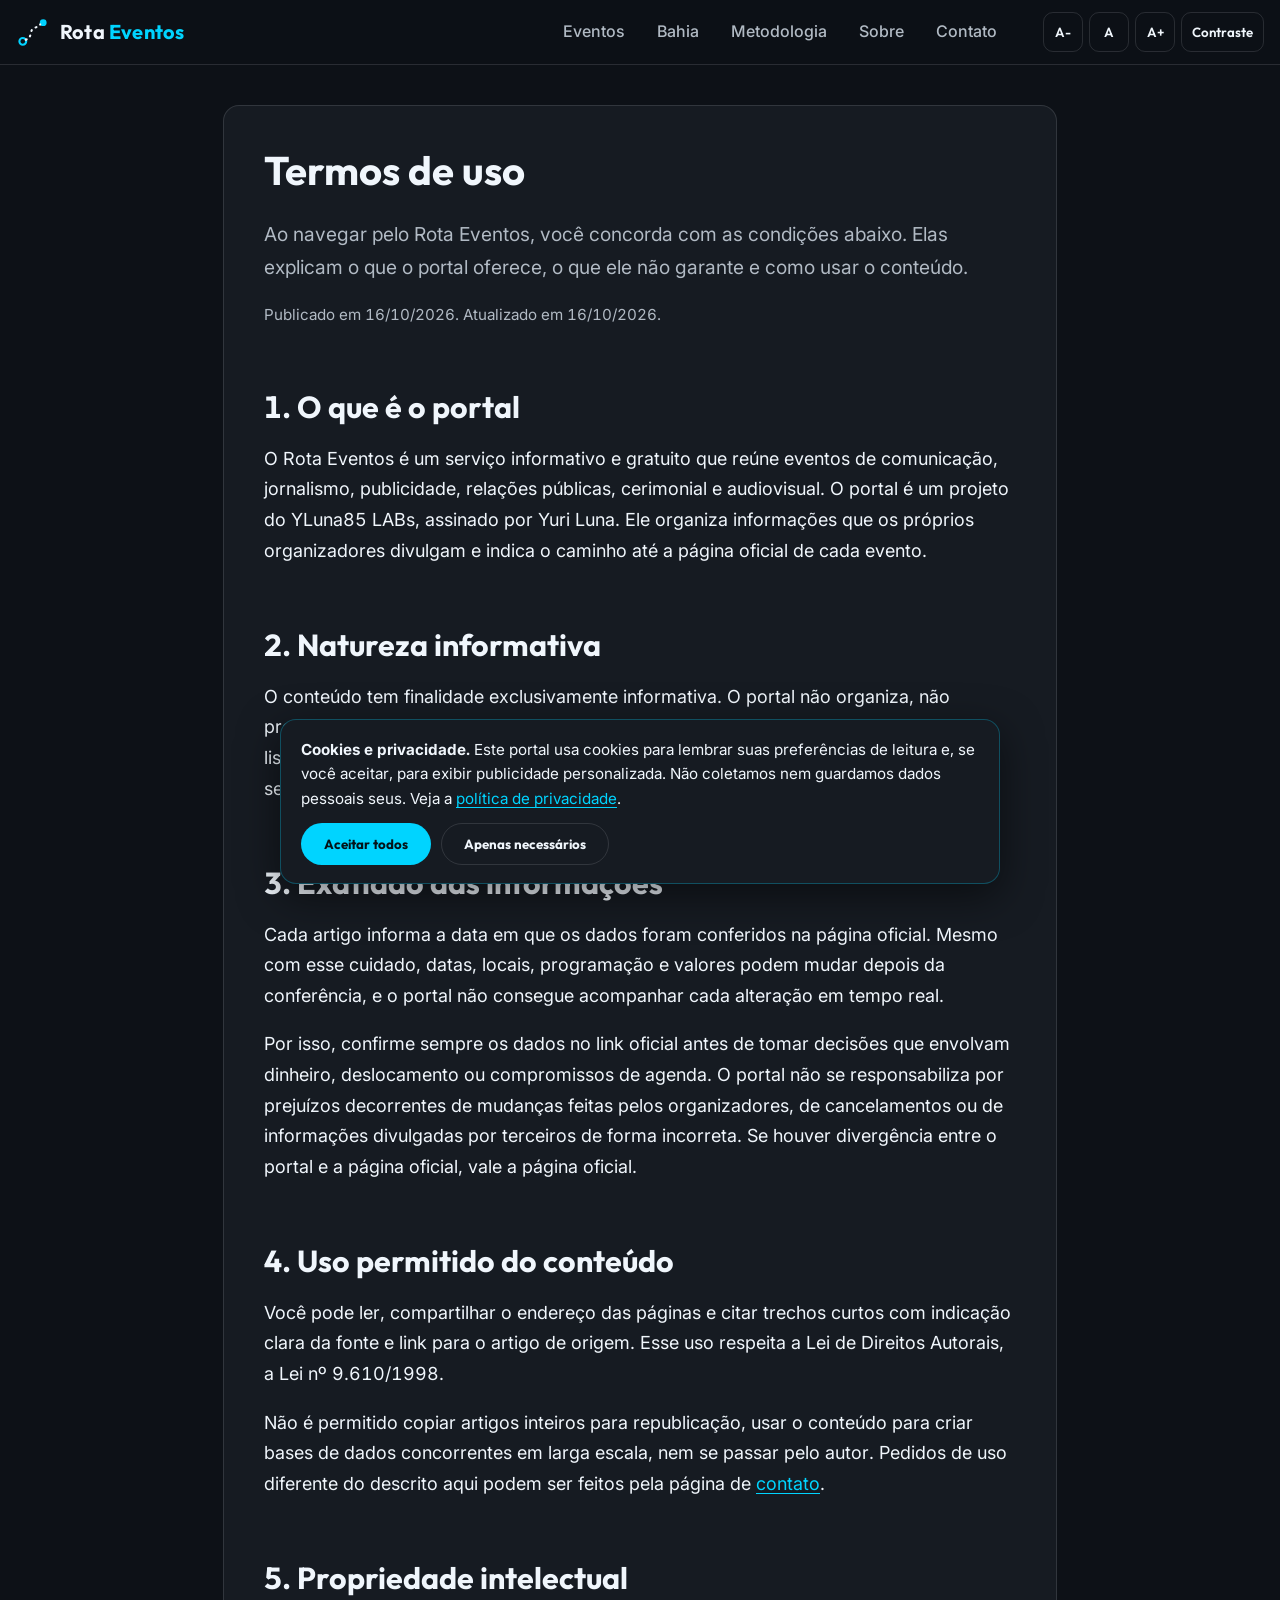
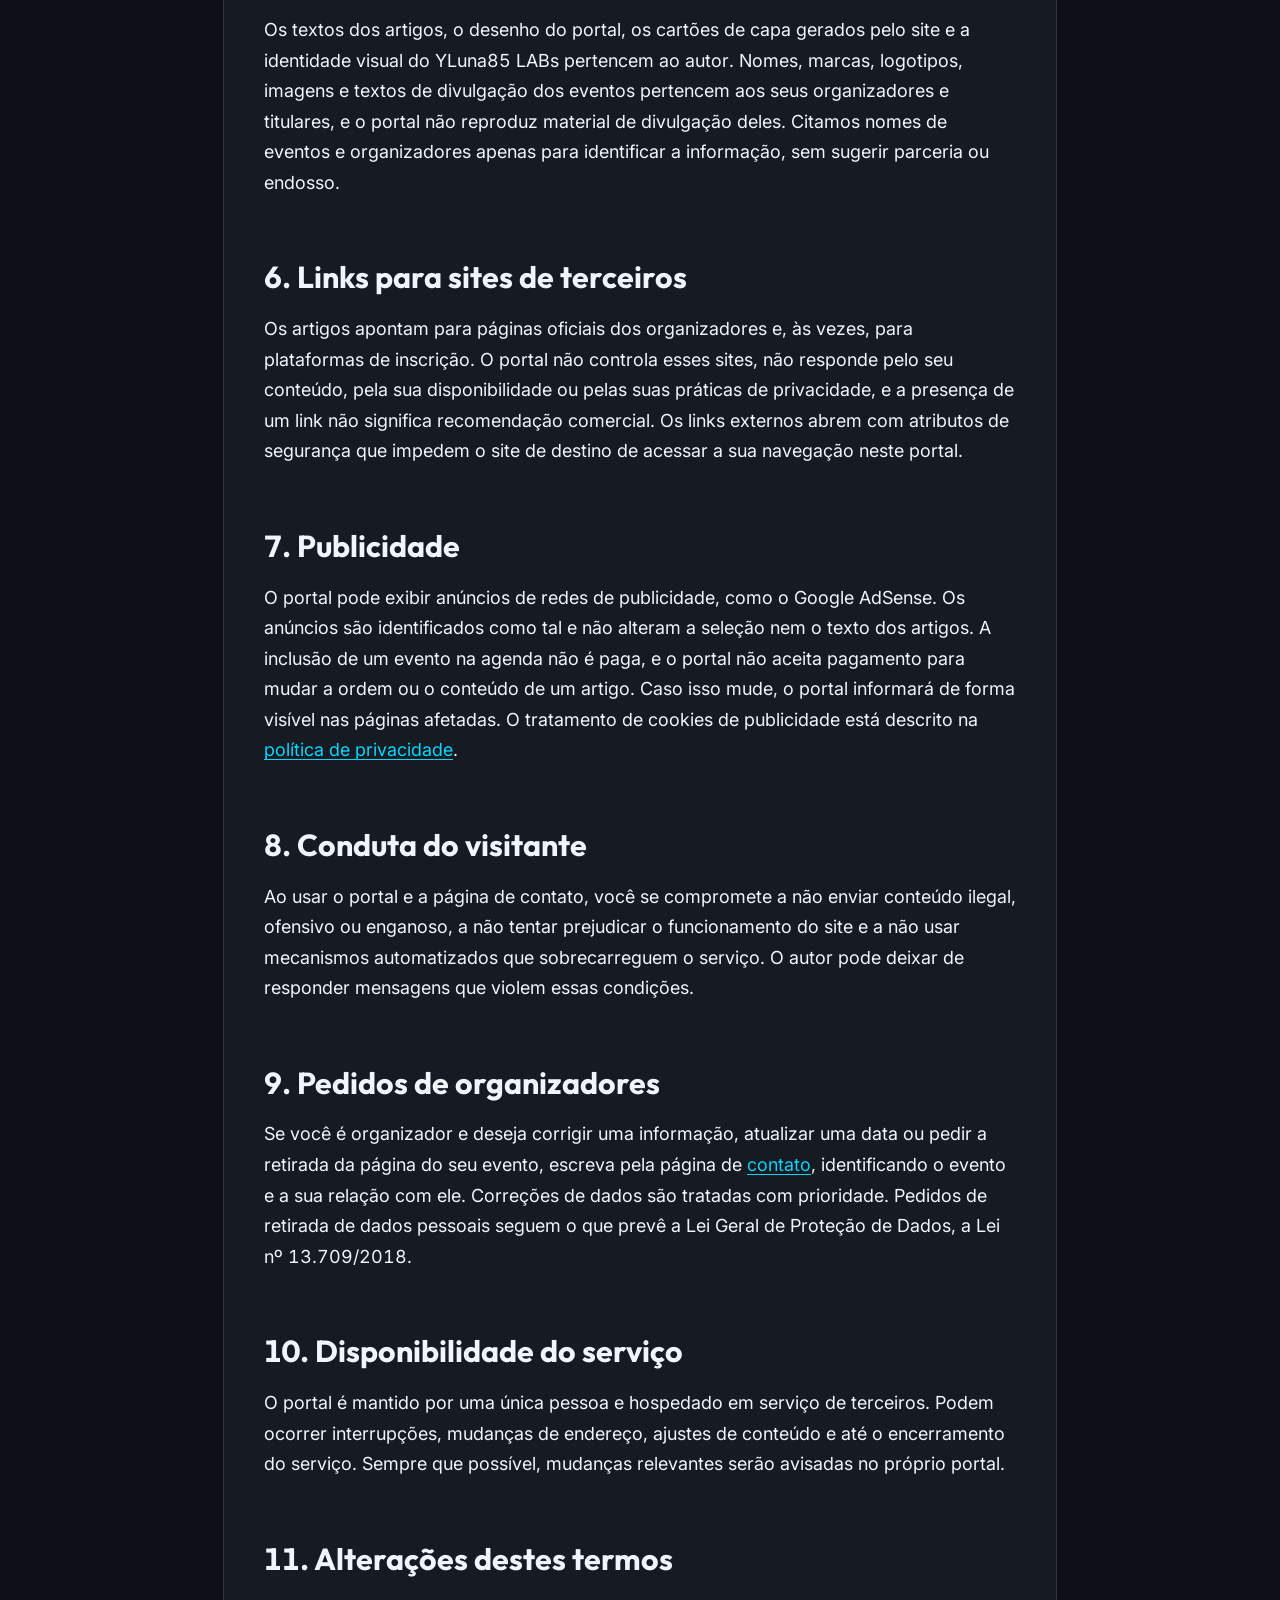
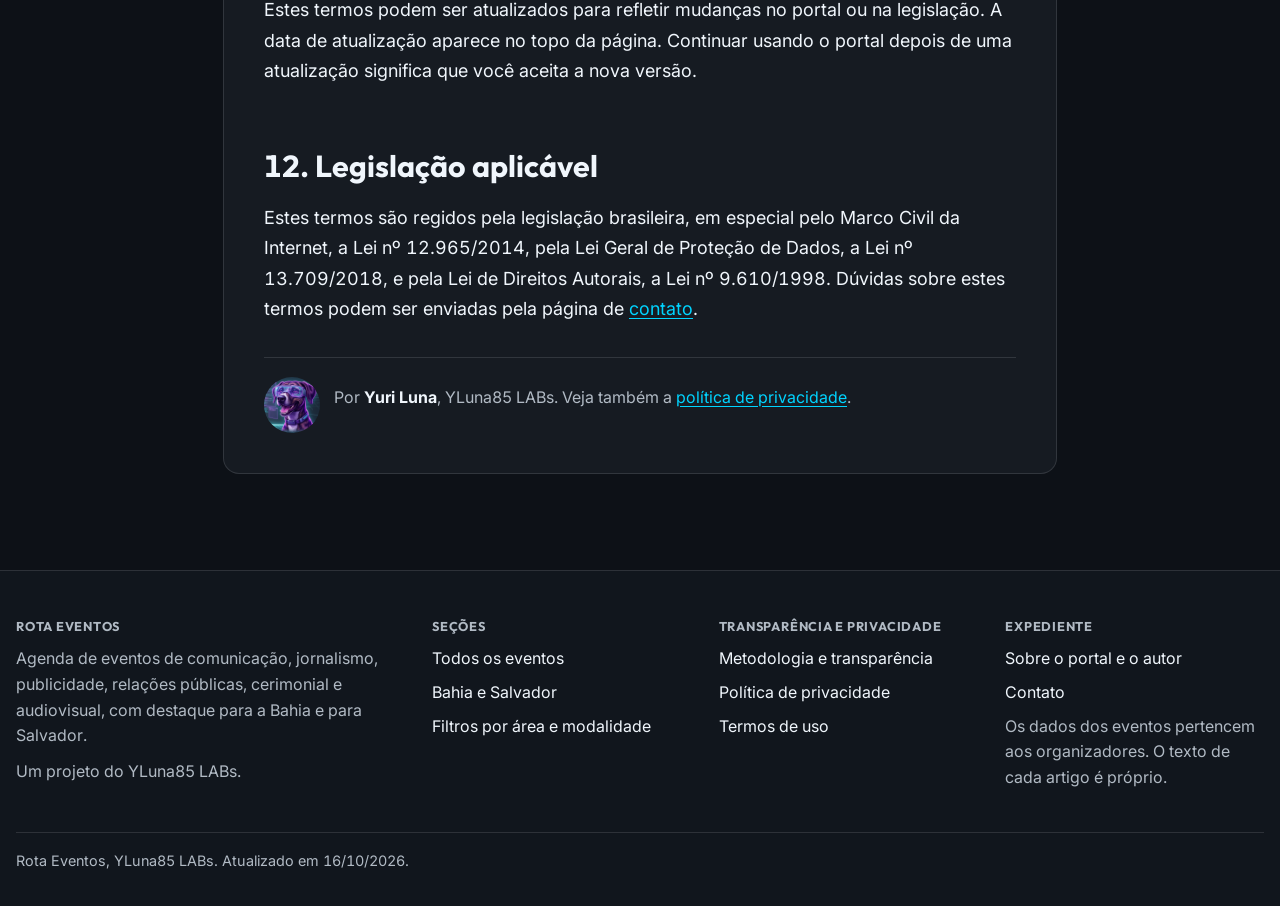
<file: termos.html>
<!DOCTYPE html>
<html lang="pt-BR">
<head>
  <meta charset="UTF-8">
  <meta name="viewport" content="width=device-width, initial-scale=1.0">
  <title>Termos de uso do Rota Eventos</title>
  <meta name="description" content="Condições de uso do Rota Eventos: natureza informativa, direitos autorais, responsabilidade sobre os dados dos eventos, links externos e legislação.">
  <meta name="robots" content="index,follow">
  <link rel="canonical" href="https://yuriluna85.github.io/eventos/termos.html">

  <meta property="og:type" content="website">
  <meta property="og:site_name" content="Rota Eventos">
  <meta property="og:locale" content="pt_BR">
  <meta property="og:title" content="Termos de uso do Rota Eventos">
  <meta property="og:description" content="Condições de uso do Rota Eventos: natureza informativa, direitos autorais, responsabilidade sobre os dados dos eventos, links externos e legislação.">
  <meta property="og:url" content="https://yuriluna85.github.io/eventos/termos.html">
  <meta property="og:image" content="https://yuriluna85.github.io/eventos/favicon-yluna85-labs.png">
  <meta name="twitter:card" content="summary">
  <meta name="twitter:title" content="Termos de uso do Rota Eventos">
  <meta name="twitter:description" content="Condições de uso do Rota Eventos: natureza informativa, direitos autorais, responsabilidade sobre os dados dos eventos, links externos e legislação.">
  <meta name="twitter:image" content="https://yuriluna85.github.io/eventos/favicon-yluna85-labs.png">

  <!-- Favicon YLuna85 LABs -->
  <link rel="icon" type="image/x-icon" href="favicon-yluna85-labs.ico">
  <link rel="icon" type="image/png" sizes="32x32" href="favicon-yluna85-labs.png">
  <link rel="icon" type="image/png" sizes="16x16" href="favicon-yluna85-labs.png">
  <link rel="apple-touch-icon" href="favicon-yluna85-labs.png">

  <link rel="preconnect" href="https://fonts.googleapis.com">
  <link rel="preconnect" href="https://fonts.gstatic.com" crossorigin>
  <link rel="stylesheet" href="https://fonts.googleapis.com/css2?family=Inter:wght@400;500;600&amp;family=Outfit:wght@500;600;700&amp;display=swap">
  <link rel="stylesheet" href="style.css">

  <!-- Área reservada para o código do anúncio (ad-client e ad-slot), quando houver aprovação -->
  <script type="application/ld+json">
{
  "@context": "https://schema.org",
  "@type": "WebPage",
  "name": "Termos de uso do Rota Eventos",
  "url": "https://yuriluna85.github.io/eventos/termos.html",
  "inLanguage": "pt-BR",
  "description": "Condições de uso do Rota Eventos: natureza informativa, direitos autorais, responsabilidade sobre os dados dos eventos, links externos e legislação.",
  "dateModified": "2026-10-16",
  "isPartOf": {
    "@type": "WebSite",
    "name": "Rota Eventos",
    "url": "https://yuriluna85.github.io/eventos/"
  },
  "author": {
    "@type": "Person",
    "name": "Yuri Luna"
  }
}
  </script>
</head>
<body>
  <a href="#conteudo-principal" class="skip-link">Pular para o conteúdo principal</a>

  <header class="site-header">
    <div class="container header-linha">
      <a class="marca" href="index.html" aria-label="Rota Eventos, página inicial">
        <svg viewBox="0 0 40 40" aria-hidden="true" focusable="false">
          <circle cx="8" cy="31" r="4" fill="none" stroke="#00D2FF" stroke-width="2.5"/>
          <circle cx="32" cy="9" r="4" fill="#00D2FF"/>
          <path d="M11.5 29C20 27 15 17 22 15C26 13.800 28 12 28.500 11" fill="none" stroke="#F0F6FC" stroke-width="2.500" stroke-linecap="round" stroke-dasharray="1 5.500"/>
        </svg>
        <span class="marca-nome">Rota <span>Eventos</span></span>
      </a>

      <nav class="menu-principal" aria-label="Navegação principal">
        <ul>
          <li><a href="index.html">Eventos</a></li>
          <li><a href="index.html#bahia">Bahia</a></li>
          <li><a href="metodologia.html">Metodologia</a></li>
          <li><a href="sobre.html">Sobre</a></li>
          <li><a href="contato.html">Contato</a></li>
        </ul>
      </nav>

      <div class="ferramentas-a11y" role="group" aria-label="Ferramentas de acessibilidade">
        <button type="button" class="btn-ferramenta" id="btn-fonte-menos" aria-label="Diminuir o tamanho da fonte">A-</button>
        <button type="button" class="btn-ferramenta" id="btn-fonte-normal" aria-label="Tamanho normal da fonte">A</button>
        <button type="button" class="btn-ferramenta" id="btn-fonte-mais" aria-label="Aumentar o tamanho da fonte">A+</button>
        <button type="button" class="btn-ferramenta" id="btn-contraste" aria-pressed="false" aria-label="Alternar alto contraste"><span class="txt-contraste">Contraste</span><svg class="ico-contraste" viewBox="0 0 24 24" aria-hidden="true" focusable="false"><circle cx="12" cy="12" r="8.500" fill="none" stroke="currentColor" stroke-width="2"/><path d="M12 3.500a8.500 8.500 0 0 1 0 17z" fill="currentColor"/></svg></button>
        <button type="button" class="btn-ferramenta btn-menu" id="btn-menu" aria-expanded="false" aria-controls="gaveta-menu" aria-label="Abrir o menu">
          <svg viewBox="0 0 24 24" aria-hidden="true" focusable="false"><path d="M4 7h16M4 12h16M4 17h16" fill="none" stroke="currentColor" stroke-width="2" stroke-linecap="round"/></svg>
        </button>
      </div>
    </div>
    <div class="gaveta" id="gaveta-menu">
      <div class="container">
        <ul>
          <li><a href="index.html">Eventos</a></li>
          <li><a href="index.html#bahia">Bahia</a></li>
          <li><a href="metodologia.html">Metodologia</a></li>
          <li><a href="sobre.html">Sobre</a></li>
          <li><a href="contato.html">Contato</a></li>
        </ul>
      </div>
    </div>
  </header>

  <main id="conteudo-principal">
    <div class="container pagina">
      <article class="leitura">
        <h1>Termos de uso</h1>
        <p class="resumo">Ao navegar pelo Rota Eventos, você concorda com as condições abaixo. Elas explicam o que o portal oferece, o que ele não garante e como usar o conteúdo.</p>
        <p class="datas">Publicado em 16/10/2026. Atualizado em 16/10/2026.</p>

        <h2>1. O que é o portal</h2>
        <p>O Rota Eventos é um serviço informativo e gratuito que reúne eventos de comunicação, jornalismo, publicidade, relações públicas, cerimonial e audiovisual. O portal é um projeto do YLuna85 LABs, assinado por Yuri Luna. Ele organiza informações que os próprios organizadores divulgam e indica o caminho até a página oficial de cada evento.</p>

        <h2>2. Natureza informativa</h2>
        <p>O conteúdo tem finalidade exclusivamente informativa. O portal não organiza, não promove, não vende ingressos nem inscrições e não faz parte de nenhum dos eventos listados. A relação de inscrição, pagamento, cancelamento, reembolso e certificação é sempre entre você e o organizador.</p>

        <h2>3. Exatidão das informações</h2>
        <p>Cada artigo informa a data em que os dados foram conferidos na página oficial. Mesmo com esse cuidado, datas, locais, programação e valores podem mudar depois da conferência, e o portal não consegue acompanhar cada alteração em tempo real.</p>
        <p>Por isso, confirme sempre os dados no link oficial antes de tomar decisões que envolvam dinheiro, deslocamento ou compromissos de agenda. O portal não se responsabiliza por prejuízos decorrentes de mudanças feitas pelos organizadores, de cancelamentos ou de informações divulgadas por terceiros de forma incorreta. Se houver divergência entre o portal e a página oficial, vale a página oficial.</p>

        <h2>4. Uso permitido do conteúdo</h2>
        <p>Você pode ler, compartilhar o endereço das páginas e citar trechos curtos com indicação clara da fonte e link para o artigo de origem. Esse uso respeita a Lei de Direitos Autorais, a Lei nº 9.610/1998.</p>
        <p>Não é permitido copiar artigos inteiros para republicação, usar o conteúdo para criar bases de dados concorrentes em larga escala, nem se passar pelo autor. Pedidos de uso diferente do descrito aqui podem ser feitos pela página de <a href="contato.html">contato</a>.</p>

        <h2>5. Propriedade intelectual</h2>
        <p>Os textos dos artigos, o desenho do portal, os cartões de capa gerados pelo site e a identidade visual do YLuna85 LABs pertencem ao autor. Nomes, marcas, logotipos, imagens e textos de divulgação dos eventos pertencem aos seus organizadores e titulares, e o portal não reproduz material de divulgação deles. Citamos nomes de eventos e organizadores apenas para identificar a informação, sem sugerir parceria ou endosso.</p>

        <h2>6. Links para sites de terceiros</h2>
        <p>Os artigos apontam para páginas oficiais dos organizadores e, às vezes, para plataformas de inscrição. O portal não controla esses sites, não responde pelo seu conteúdo, pela sua disponibilidade ou pelas suas práticas de privacidade, e a presença de um link não significa recomendação comercial. Os links externos abrem com atributos de segurança que impedem o site de destino de acessar a sua navegação neste portal.</p>

        <h2>7. Publicidade</h2>
        <p>O portal pode exibir anúncios de redes de publicidade, como o Google AdSense. Os anúncios são identificados como tal e não alteram a seleção nem o texto dos artigos. A inclusão de um evento na agenda não é paga, e o portal não aceita pagamento para mudar a ordem ou o conteúdo de um artigo. Caso isso mude, o portal informará de forma visível nas páginas afetadas. O tratamento de cookies de publicidade está descrito na <a href="privacidade.html">política de privacidade</a>.</p>

        <h2>8. Conduta do visitante</h2>
        <p>Ao usar o portal e a página de contato, você se compromete a não enviar conteúdo ilegal, ofensivo ou enganoso, a não tentar prejudicar o funcionamento do site e a não usar mecanismos automatizados que sobrecarreguem o serviço. O autor pode deixar de responder mensagens que violem essas condições.</p>

        <h2>9. Pedidos de organizadores</h2>
        <p>Se você é organizador e deseja corrigir uma informação, atualizar uma data ou pedir a retirada da página do seu evento, escreva pela página de <a href="contato.html">contato</a>, identificando o evento e a sua relação com ele. Correções de dados são tratadas com prioridade. Pedidos de retirada de dados pessoais seguem o que prevê a Lei Geral de Proteção de Dados, a Lei nº 13.709/2018.</p>

        <h2>10. Disponibilidade do serviço</h2>
        <p>O portal é mantido por uma única pessoa e hospedado em serviço de terceiros. Podem ocorrer interrupções, mudanças de endereço, ajustes de conteúdo e até o encerramento do serviço. Sempre que possível, mudanças relevantes serão avisadas no próprio portal.</p>

        <h2>11. Alterações destes termos</h2>
        <p>Estes termos podem ser atualizados para refletir mudanças no portal ou na legislação. A data de atualização aparece no topo da página. Continuar usando o portal depois de uma atualização significa que você aceita a nova versão.</p>

        <h2>12. Legislação aplicável</h2>
        <p>Estes termos são regidos pela legislação brasileira, em especial pelo Marco Civil da Internet, a Lei nº 12.965/2014, pela Lei Geral de Proteção de Dados, a Lei nº 13.709/2018, e pela Lei de Direitos Autorais, a Lei nº 9.610/1998. Dúvidas sobre estes termos podem ser enviadas pela página de <a href="contato.html">contato</a>.</p>

        <div class="autoria">
          <img src="avatar-bolinho-de-chuva.png" alt="Avatar do Bolinho de Chuva, mascote do YLuna85 LABs" width="56" height="56">
          <p>Por <strong>Yuri Luna</strong>, YLuna85 LABs. Veja também a <a href="privacidade.html">política de privacidade</a>.</p>
        </div>
      </article>
    </div>
  </main>

  <footer class="site-footer">
    <div class="container">
      <div class="rodape-grade">
        <div>
          <h2>Rota Eventos</h2>
          <p>Agenda de eventos de comunicação, jornalismo, publicidade, relações públicas, cerimonial e audiovisual, com destaque para a Bahia e para Salvador.</p>
          <p>Um projeto do YLuna85 LABs.</p>
        </div>
        <div>
          <h2>Seções</h2>
          <ul>
            <li><a href="index.html">Todos os eventos</a></li>
            <li><a href="index.html#bahia">Bahia e Salvador</a></li>
            <li><a href="index.html#filtros">Filtros por área e modalidade</a></li>
          </ul>
        </div>
        <div>
          <h2>Transparência e privacidade</h2>
          <ul>
            <li><a href="metodologia.html">Metodologia e transparência</a></li>
            <li><a href="privacidade.html">Política de privacidade</a></li>
            <li><a href="termos.html">Termos de uso</a></li>
          </ul>
        </div>
        <div>
          <h2>Expediente</h2>
          <ul>
            <li><a href="sobre.html">Sobre o portal e o autor</a></li>
            <li><a href="contato.html">Contato</a></li>
          </ul>
          <p>Os dados dos eventos pertencem aos organizadores. O texto de cada artigo é próprio.</p>
        </div>
      </div>
      <div class="rodape-base">
        <p>Rota Eventos, YLuna85 LABs. Atualizado em 16/10/2026.</p>
      </div>
    </div>
  </footer>

  <div class="cookie-banner" id="cookie-banner" role="dialog" aria-labelledby="cookie-titulo" hidden>
    <p id="cookie-titulo"><strong>Cookies e privacidade.</strong> Este portal usa cookies para lembrar suas preferências de leitura e, se você aceitar, para exibir publicidade personalizada. Não coletamos nem guardamos dados pessoais seus. Veja a <a href="privacidade.html">política de privacidade</a>.</p>
    <div class="cookie-acoes">
      <button type="button" class="btn" id="cookie-aceitar">Aceitar todos</button>
      <button type="button" class="btn btn-secundario" id="cookie-necessarios">Apenas necessários</button>
    </div>
  </div>

  <script src="site.js"></script>
</body>
</html>
</file>
<file: style.css>
/* Rota Eventos | YLuna85 LABs | tokens do System Design do laboratório, com os ajustes de contraste do projeto */

:root {
  --yluna-cyan-hsl: 190, 100%, 50%;
  --yluna-blue-hsl: 210, 100%, 56%;
  --yluna-purple-hsl: 270, 90%, 65%;

  --bg-base: #0D1117;
  --bg-surface: #11161D;
  --bg-card: rgba(22, 27, 34, 0.75);
  --bg-solid: #161B22;
  --border-subtle: rgba(240, 246, 252, 0.12);
  --border-accent: rgba(0, 210, 255, 0.28);

  --text-main: #F0F6FC;
  --text-muted: #B1BAC4;
  --text-dim: #8B949E; /* só para rótulos grandes: 6:1 sobre o fundo */

  --primary: hsl(var(--yluna-cyan-hsl));
  --primary-hover: hsl(190, 100%, 65%);
  --on-primary: #04141A;
  --brand-gradient: linear-gradient(135deg, hsl(var(--yluna-cyan-hsl)) 0%, hsl(var(--yluna-blue-hsl)) 55%, hsl(var(--yluna-purple-hsl)) 100%);

  --status-success: #00E676;
  --status-warning: #FFB300;
  --status-danger: #FF8A80;
  --status-info: hsl(var(--yluna-cyan-hsl));
  --status-hybrid: #C79BFB;

  --radius: 16px;
  --radius-sm: 10px;
  --fonte-titulo: 'Outfit', system-ui, sans-serif;
  --fonte-corpo: 'Inter', system-ui, sans-serif;
  --largura-max: 1400px;
  --largura-leitura: 70ch;
}

:root.high-contrast {
  --bg-base: #000000;
  --bg-surface: #000000;
  --bg-card: #000000;
  --bg-solid: #000000;
  --border-subtle: #FFFFFF;
  --border-accent: #FFFFFF;
  --text-main: #FFFFFF;
  --text-muted: #FFFFFF;
  --text-dim: #FFFFFF;
  --primary: #00FFFF;
  --primary-hover: #FFFF00;
  --on-primary: #000000;
  --brand-gradient: none;
}

*, *::before, *::after { box-sizing: border-box; }

html {
  font-size: calc(100% * var(--escala-fonte, 1));
  scroll-behavior: smooth;
  -webkit-text-size-adjust: 100%;
}

body {
  margin: 0;
  overflow-x: hidden;
  background: var(--bg-base);
  color: var(--text-main);
  font-family: var(--fonte-corpo);
  font-size: 1rem;
  line-height: 1.6;
  font-variant-numeric: tabular-nums lining-nums;
}

h1, h2, h3, h4 {
  font-family: var(--fonte-titulo);
  color: var(--text-main);
  line-height: 1.2;
  margin: 0 0 0.6em;
}
h1 { font-size: clamp(1.9rem, 4vw, 3rem); font-weight: 700; }
h2 { font-size: clamp(1.4rem, 2.6vw, 1.9rem); font-weight: 700; margin-top: 2em; }
h3 { font-size: 1.2rem; font-weight: 600; margin-top: 1.6em; }
p { margin: 0 0 1em; }

a { color: var(--primary); text-underline-offset: 3px; }
a:hover { color: var(--primary-hover); }

:focus-visible { outline: 2px solid var(--primary); outline-offset: 2px; border-radius: 4px; }

.skip-link {
  position: absolute; left: 16px; top: -64px; z-index: 100;
  background: var(--primary); color: var(--on-primary);
  padding: 10px 16px; border-radius: var(--radius-sm); font-weight: 700; text-decoration: none;
}
.skip-link:focus { top: 12px; }

.visually-hidden {
  position: absolute; width: 1px; height: 1px; overflow: hidden;
  clip: rect(0 0 0 0); white-space: nowrap;
}

.container { width: min(100% - 32px, var(--largura-max)); margin-inline: auto; }

/* Cabeçalho */
.site-header {
  position: sticky; top: 0; z-index: 50;
  background: rgba(13, 17, 23, 0.9);
  backdrop-filter: blur(16px);
  border-bottom: 1px solid var(--border-subtle);
}
.high-contrast .site-header { background: #000; }
.header-linha { display: flex; align-items: center; gap: 16px; min-height: 64px; }

.marca { display: inline-flex; align-items: center; gap: 10px; text-decoration: none; color: var(--text-main); }
.marca svg { width: 34px; height: 34px; flex: none; }
.marca-nome { font-family: var(--fonte-titulo); font-weight: 700; font-size: 1.25rem; letter-spacing: 0.01em; }
.marca-nome span { color: var(--primary); }

.menu-principal { display: none; margin-left: auto; }
.menu-principal ul { list-style: none; margin: 0; padding: 0; display: flex; gap: 4px; }
.menu-principal a {
  display: block; padding: 10px 14px; border-radius: var(--radius-sm);
  color: var(--text-muted); text-decoration: none; font-weight: 500;
}
.menu-principal a:hover, .menu-principal a[aria-current="page"] { color: var(--text-main); background: rgba(240, 246, 252, 0.08); }

.ferramentas-a11y { display: flex; gap: 6px; margin-left: auto; }
.btn-ferramenta {
  min-width: 40px; min-height: 40px; padding: 0 10px;
  background: transparent; color: var(--text-main);
  border: 1px solid var(--border-subtle); border-radius: var(--radius-sm);
  font-family: var(--fonte-titulo); font-weight: 600; cursor: pointer;
}
.btn-ferramenta:hover { border-color: var(--primary); color: var(--primary); }
.btn-ferramenta[aria-pressed="true"] { background: var(--primary); color: var(--on-primary); border-color: var(--primary); }

.btn-menu { display: inline-flex; align-items: center; justify-content: center; }
.btn-menu svg { width: 22px; height: 22px; }

.gaveta {
  display: none; border-top: 1px solid var(--border-subtle); background: var(--bg-surface); padding: 12px 0 20px;
}
.gaveta.aberta { display: block; }
.gaveta ul { list-style: none; margin: 0; padding: 0; }
.gaveta a { display: block; padding: 14px 4px; color: var(--text-main); text-decoration: none; border-bottom: 1px solid var(--border-subtle); }

/* Botões e pílulas */
.btn {
  display: inline-flex; align-items: center; gap: 8px;
  padding: 12px 22px; border-radius: 999px; border: 1px solid transparent;
  background: var(--primary); color: var(--on-primary);
  font-family: var(--fonte-titulo); font-weight: 700; text-decoration: none; cursor: pointer;
}
.btn:hover { background: var(--primary-hover); color: var(--on-primary); }
.btn-secundario { background: transparent; color: var(--text-main); border-color: var(--border-subtle); }
.btn-secundario:hover { background: rgba(240, 246, 252, 0.08); color: var(--text-main); }

.pilula {
  --cor: var(--status-info);
  display: inline-flex; align-items: center; gap: 8px;
  padding: 5px 12px; border-radius: 999px;
  color: var(--cor);
  background: color-mix(in srgb, var(--cor) 10%, transparent);
  border: 1px solid color-mix(in srgb, var(--cor) 30%, transparent);
  font-family: var(--fonte-titulo); font-size: 0.75rem; font-weight: 700;
  letter-spacing: 0.06em; text-transform: uppercase;
}
.pilula::before {
  content: ""; width: 6px; height: 6px; border-radius: 50%;
  background: currentColor; box-shadow: 0 0 6px currentColor;
}
.pilula-presencial { --cor: var(--status-success); }
.pilula-online { --cor: var(--status-info); }
.pilula-hibrido { --cor: var(--status-hybrid); }
.pilula-teste { --cor: var(--status-warning); }
.high-contrast .pilula { border-color: #fff; background: #000; }

.rotulo {
  font-family: var(--fonte-titulo); font-size: 0.75rem; font-weight: 700;
  letter-spacing: 0.06em; text-transform: uppercase; color: var(--text-muted);
}

/* Bento Grid da inicial */
.hero { padding: 40px 0 16px; }
.hero h1 { max-width: 20ch; }
.hero-texto { max-width: 62ch; color: var(--text-muted); font-size: 1.1rem; }

.bento { display: grid; gap: 16px; grid-template-columns: 1fr; margin: 24px 0 48px; }
.card {
  background: var(--bg-card);
  border: 1px solid var(--border-subtle);
  border-radius: var(--radius);
  padding: 24px;
  backdrop-filter: blur(16px);
  box-shadow: 0 1px 3px rgba(0, 0, 0, 0.3), 0 4px 16px rgba(0, 0, 0, 0.2);
  transition: transform 300ms ease, border-color 300ms ease, box-shadow 300ms ease;
}
.card:hover { transform: translateY(-3px); border-color: var(--border-accent); box-shadow: 0 12px 40px rgba(0, 210, 255, 0.12); }
.high-contrast .card { box-shadow: none; }

.card-bahia {
  position: relative; overflow: hidden;
  display: flex; flex-direction: column; justify-content: flex-end; gap: 12px;
  min-height: 280px; padding: 32px;
  background: var(--bg-solid);
  border-color: var(--border-accent);
}
.card-bahia::before {
  content: ""; position: absolute; inset: 0; opacity: 0.22;
  background: var(--brand-gradient); pointer-events: none;
}
.card-bahia > * { position: relative; }
.card-bahia .pilula { align-self: flex-start; }
.card-bahia h2 { margin: 0; font-size: clamp(1.7rem, 3.4vw, 2.4rem); }
.card-bahia p { margin: 0; color: var(--text-main); max-width: 48ch; }
.numero-grande { font-family: var(--fonte-titulo); font-size: 3.2rem; font-weight: 700; line-height: 1; color: var(--primary); }

.card-evento { display: flex; flex-direction: column; gap: 10px; }
.card-evento h3 { margin: 0; font-size: 1.15rem; }
.card-evento .meta { color: var(--text-muted); font-size: 0.95rem; margin: 0; }
.card-evento .acoes { margin-top: auto; padding-top: 8px; }
.card-evento[hidden] { display: none; }

.bento-lateral { display: flex; flex-direction: column; gap: 12px; }
.bento-lateral h2 { margin: 0; font-size: 1.2rem; }
.bento-lateral p { margin: 0; color: var(--text-muted); }

@media (min-width: 768px) {
  .bento { grid-template-columns: repeat(2, 1fr); }
  .card-bahia { grid-column: span 2; }
}
@media (min-width: 1100px) {
  .bento { grid-template-columns: repeat(4, 1fr); grid-auto-flow: dense; }
  .card-bahia { grid-column: span 2; grid-row: span 2; min-height: 420px; }
}

/* Filtros */
.filtros { display: grid; gap: 12px; grid-template-columns: 1fr; margin-bottom: 24px; }
.campo label { display: block; margin-bottom: 6px; }
.campo input, .campo select, .campo textarea {
  width: 100%; min-height: 44px; padding: 10px 12px;
  background: var(--bg-solid); color: var(--text-main);
  border: 1px solid var(--border-subtle); border-radius: var(--radius-sm);
  font-family: var(--fonte-corpo); font-size: 1rem;
}
.campo textarea { min-height: 140px; resize: vertical; }
.campo input:hover, .campo select:hover, .campo textarea:hover { border-color: var(--primary); }
@media (min-width: 768px) { .filtros { grid-template-columns: 2fr 1fr 1fr 1fr 1fr; } }
.sem-resultado { color: var(--text-muted); padding: 24px 0; }

/* Páginas de leitura */
.pagina { padding: 40px 0 64px; }
.leitura {
  max-width: calc(var(--largura-leitura) + 64px);
  margin-inline: auto;
  background: var(--bg-solid);
  border: 1px solid var(--border-subtle);
  border-radius: var(--radius);
  padding: clamp(20px, 4vw, 40px);
  font-size: 1.125rem;
  line-height: 1.7;
}
.leitura h1 { font-size: clamp(1.8rem, 3.6vw, 2.5rem); }
.leitura .resumo { font-size: 1.2rem; color: var(--text-muted); }
.leitura .datas { color: var(--text-muted); font-size: 0.95rem; margin-bottom: 1.5em; }
.leitura ul, .leitura ol { padding-left: 1.3em; margin: 0 0 1em; }
.leitura li { margin-bottom: 0.45em; }
.leitura table { width: 100%; border-collapse: collapse; margin: 1em 0 1.5em; font-size: 1rem; }
.leitura th, .leitura td { text-align: left; padding: 10px 12px; border-bottom: 1px solid var(--border-subtle); vertical-align: top; }
.leitura th { font-family: var(--fonte-titulo); font-size: 0.8rem; letter-spacing: 0.06em; text-transform: uppercase; color: var(--text-muted); }
.leitura details { border: 1px solid var(--border-subtle); border-radius: var(--radius-sm); padding: 12px 16px; margin-bottom: 10px; }
.leitura summary { cursor: pointer; font-weight: 600; }
.leitura details[open] summary { margin-bottom: 8px; }

.autoria {
  display: flex; align-items: center; gap: 14px;
  margin-top: 2em; padding-top: 1.2em; border-top: 1px solid var(--border-subtle);
  font-size: 1rem; color: var(--text-muted);
}
.autoria img { width: 56px; height: 56px; border-radius: 50%; flex: none; background: var(--bg-surface); }
.autoria strong { color: var(--text-main); }

.aviso {
  background: color-mix(in srgb, var(--status-warning) 8%, transparent);
  border: 1px solid color-mix(in srgb, var(--status-warning) 30%, transparent);
  border-radius: var(--radius-sm); padding: 14px 16px; margin: 0 0 1.4em; font-size: 1rem;
}
.retorno-form { margin-top: 12px; padding: 12px 14px; border-radius: var(--radius-sm); border: 1px solid var(--border-accent); }
.retorno-form[hidden] { display: none; }

/* Rodapé */
.site-footer { background: var(--bg-surface); border-top: 1px solid var(--border-subtle); padding: 48px 0 24px; margin-top: 32px; }
.rodape-grade { display: grid; gap: 28px; grid-template-columns: 1fr; }
.site-footer h2 { font-size: 0.8rem; letter-spacing: 0.06em; text-transform: uppercase; color: var(--text-muted); margin: 0 0 12px; }
.site-footer ul { list-style: none; margin: 0; padding: 0; }
.site-footer li { margin-bottom: 8px; }
.site-footer a { color: var(--text-main); text-decoration: none; }
.site-footer a:hover { color: var(--primary); text-decoration: underline; }
.site-footer p { color: var(--text-muted); margin: 0 0 10px; }
.rodape-base { margin-top: 32px; padding-top: 16px; border-top: 1px solid var(--border-subtle); color: var(--text-muted); font-size: 0.9rem; }
@media (min-width: 640px) { .rodape-grade { grid-template-columns: repeat(2, 1fr); } }
@media (min-width: 1024px) { .rodape-grade { grid-template-columns: 1.5fr 1fr 1fr 1fr; } }

/* Cookies */
.cookie-banner {
  position: fixed; left: 16px; right: 16px; bottom: 16px; z-index: 90;
  max-width: 720px; margin-inline: auto;
  background: var(--bg-solid); border: 1px solid var(--border-accent); border-radius: var(--radius);
  padding: 18px 20px; box-shadow: 0 12px 40px rgba(0, 0, 0, 0.5);
}
.cookie-banner[hidden] { display: none; }
.cookie-banner p { margin: 0 0 12px; font-size: 0.95rem; color: var(--text-main); }
.cookie-acoes { display: flex; flex-wrap: wrap; gap: 10px; }

/* Cabeçalho compacto em telas estreitas (360px) */
.ico-contraste { display: none; width: 18px; height: 18px; }
@media (max-width: 639px) {
  .header-linha { gap: 8px; }
  .marca { gap: 8px; }
  .marca svg { width: 30px; height: 30px; }
  .marca-nome { font-size: 1.05rem; }
  .ferramentas-a11y { gap: 4px; }
  .btn-ferramenta { min-width: 36px; min-height: 40px; padding: 0 8px; }
  .txt-contraste { display: none; }
  .ico-contraste { display: block; }
}
@media (max-width: 479px) { #btn-fonte-normal { display: none; } }

/* Responsividade geral */
@media (min-width: 1024px) {
  .menu-principal { display: block; }
  .ferramentas-a11y { margin-left: 16px; }
  .btn-menu { display: none; }
  .gaveta, .gaveta.aberta { display: none; }
}
@media (max-width: 1023px) { .menu-principal { display: none; } }
@media (min-width: 1921px) { body { font-size: 1.0625rem; } }
@media (prefers-reduced-motion: reduce) {
  *, *::before, *::after { transition: none !important; scroll-behavior: auto !important; }
}
</file>
